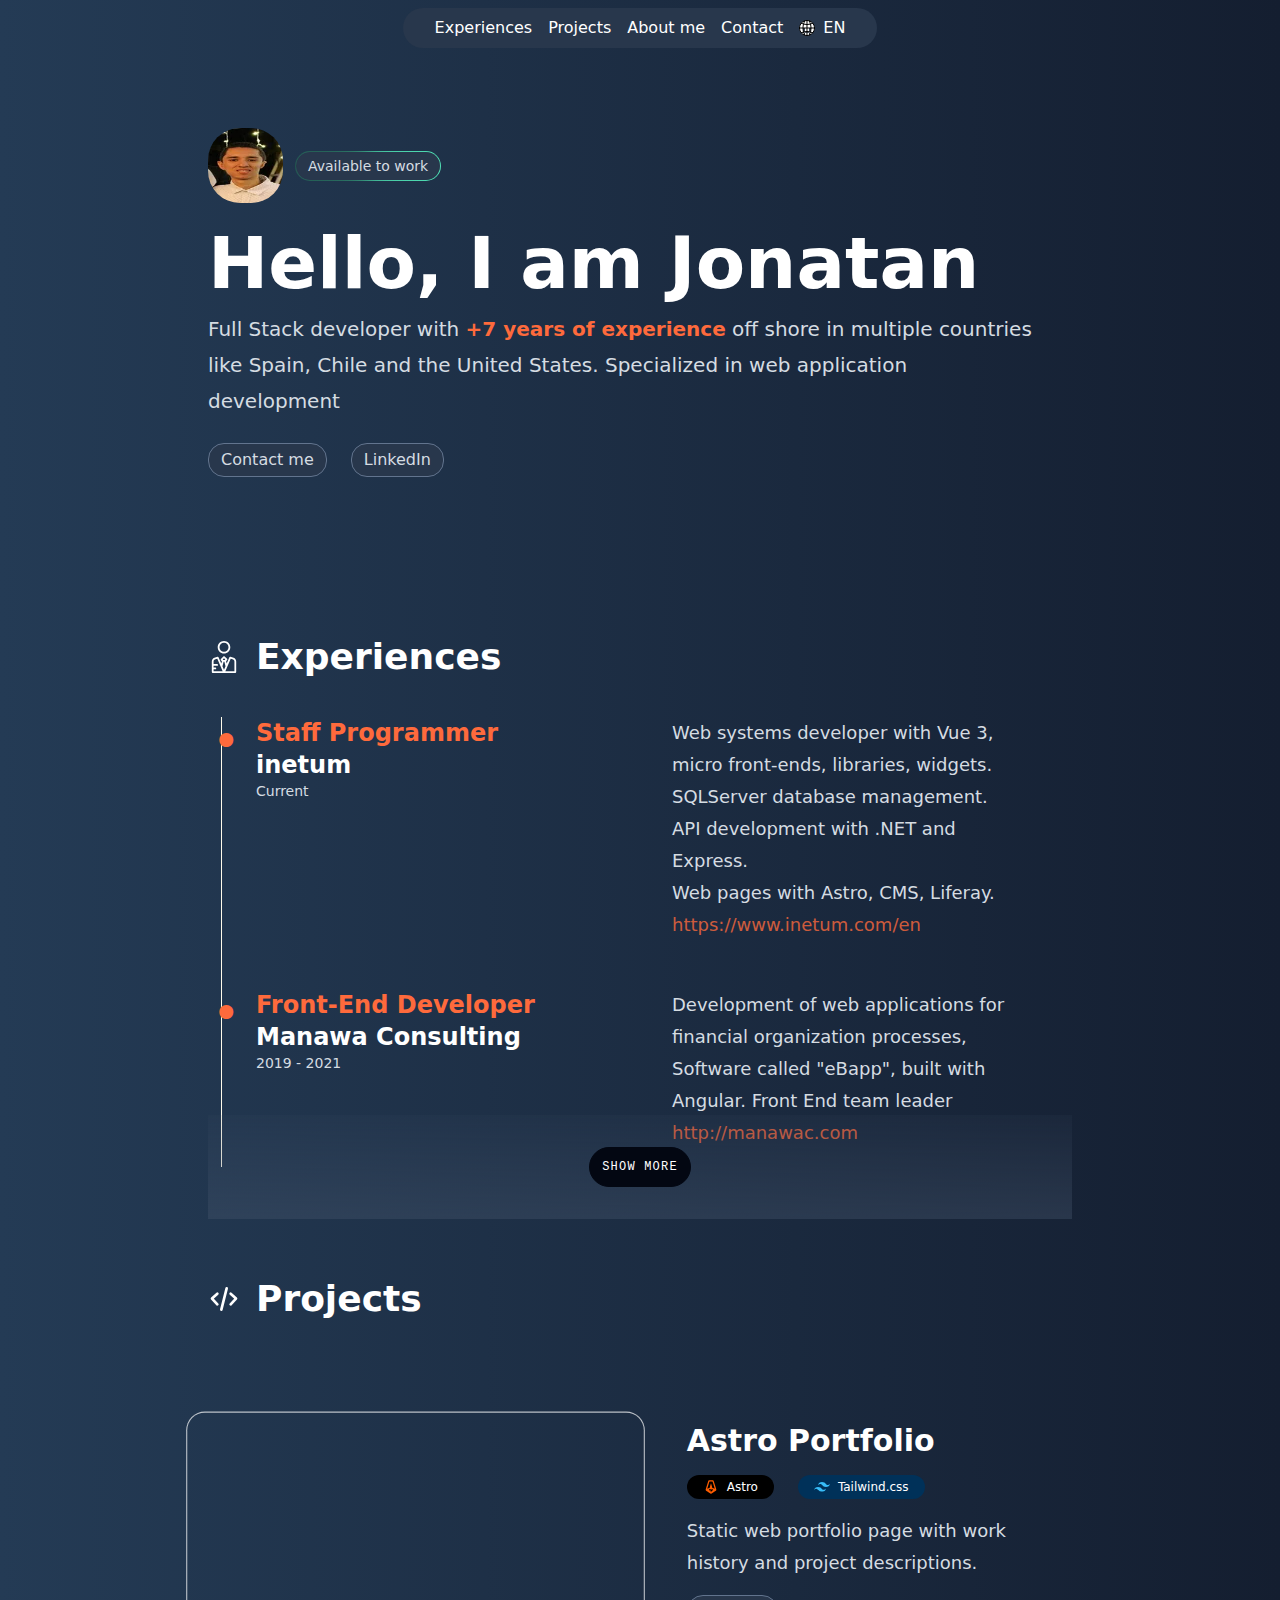
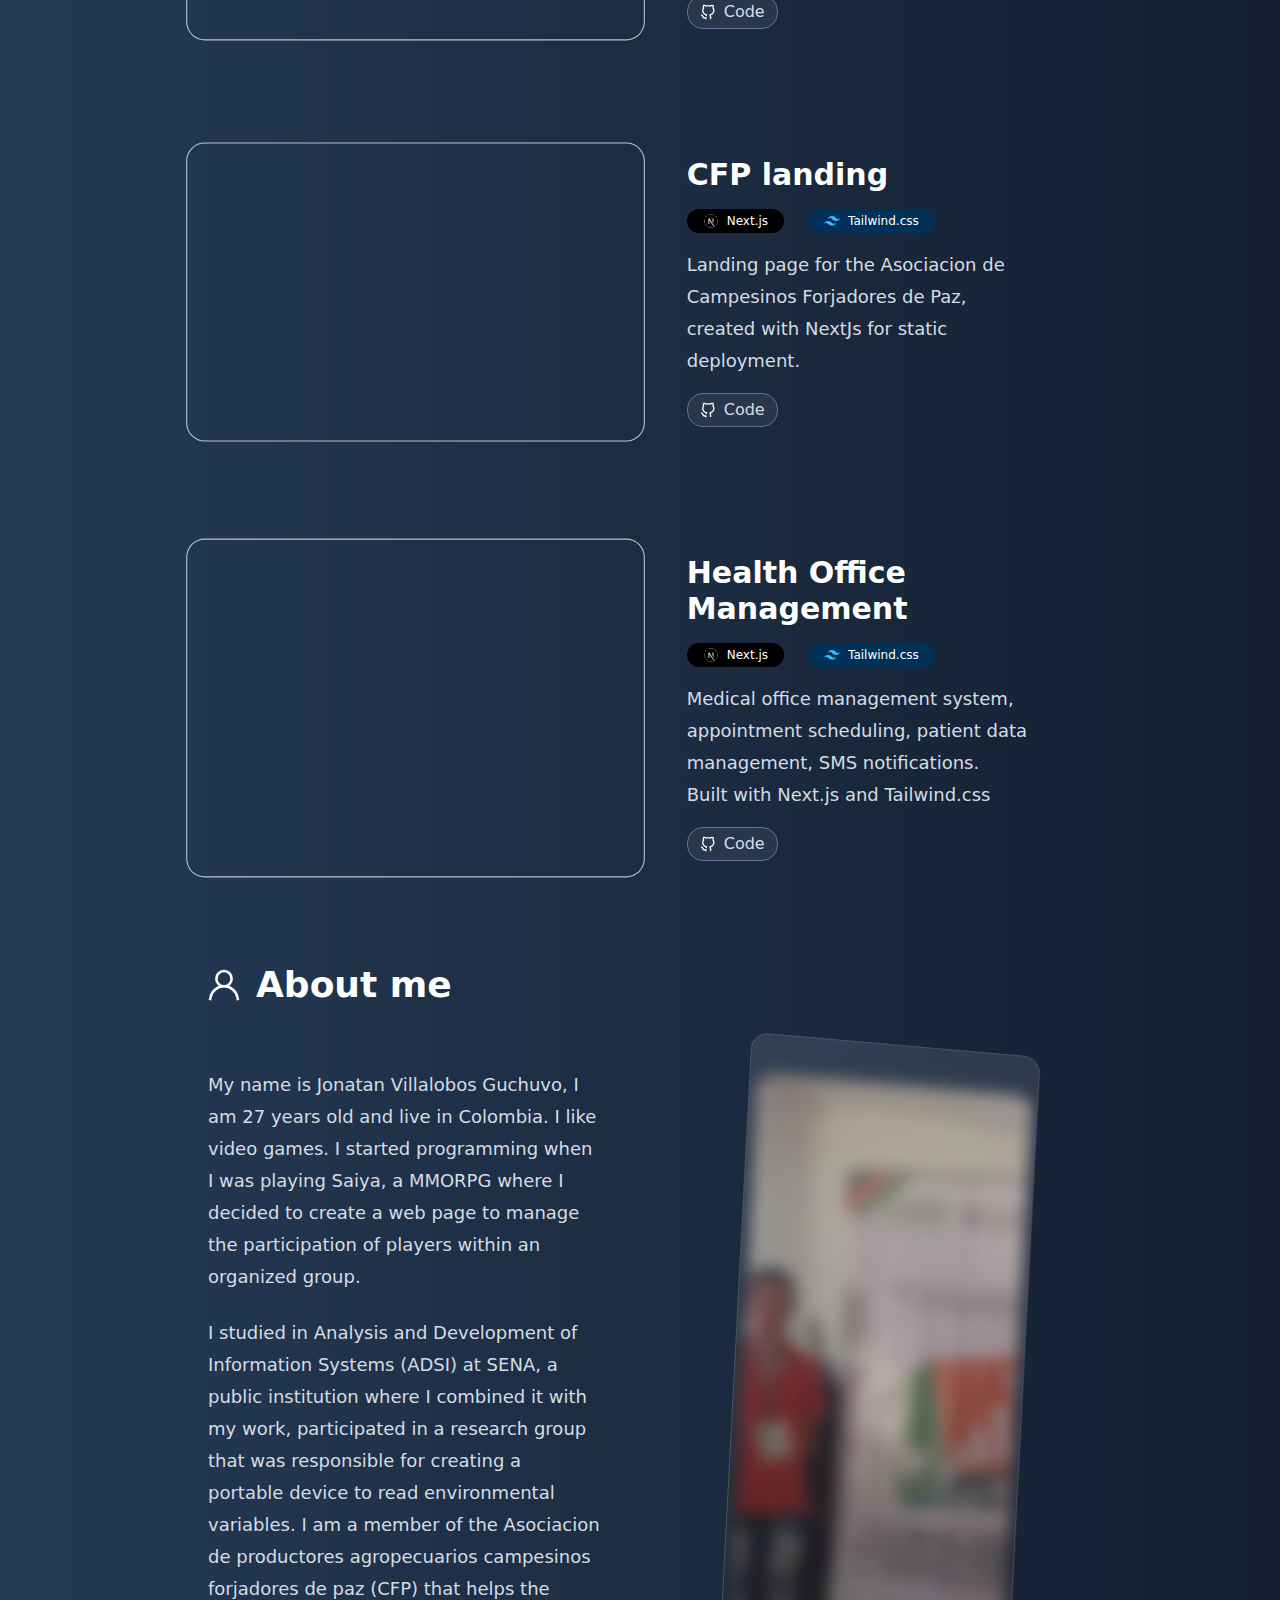
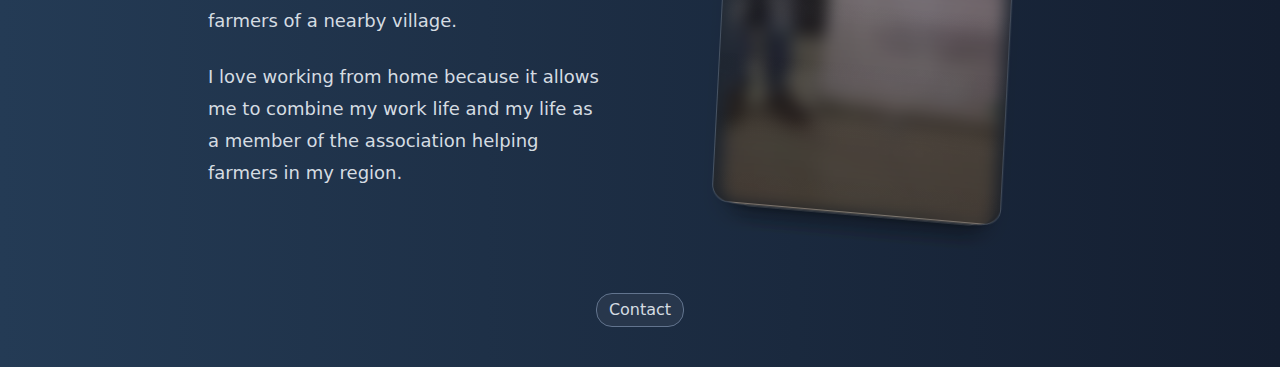
<file: en/index.html>
<!DOCTYPE html>
<html lang="en" data-astro-cid-sckkx6r4>

<head>
  <meta charset="UTF-8">
  <meta name="viewport" content="width=device-width">
  <link rel="icon" type="image/svg+xml" href="../favicon.svg">
  <meta name="generator" content="Astro v5.2.5">
  <title>Portafolio de Jonatan Villalobos</title>
  <link rel="stylesheet" href="../index.CGJrmpIu.css">
</head>

<body data-astro-cid-sckkx6r4>
  <header class="fixed top-0 z-10 flex justify-center w-full mt-2" data-astro-cid-hviy6i6g>
    <nav
      class="rounded-full px-8 py-2 bg-primary text-white flex flex-wrap justify-center items-center gap-4 font-medium"
      data-astro-cid-hviy6i6g> <a class="hover:text-secondary" href="#experiencia"
        data-astro-cid-hviy6i6g>Experiences</a> <a class="hover:text-secondary" href="#proyectos"
        data-astro-cid-hviy6i6g>Projects</a> <a class="hover:text-secondary" href="#sobre-mi"
        data-astro-cid-hviy6i6g>About me</a> <a class="hover:text-secondary"
        href="https://www.linkedin.com/in/jonatan-villalobos-guchuvo-dev/" data-astro-cid-hviy6i6g>Contact</a>
      <div class="relative" data-astro-cid-hviy6i6g>
        <div class="flex gap-2 justify-center items-center cursor-pointer" id="language-button" data-astro-cid-hviy6i6g>
          <svg width="64px" height="64px" viewBox="0 0 32 32" fill="none" class="cursor-pointer size-4 fill-white"
            xmlns="http://www.w3.org/2000/svg" data-astro-cid-hviy6i6g>
            <g id="SVGRepo_bgCarrier" stroke-width="0" data-astro-cid-hviy6i6g></g>
            <g id="SVGRepo_tracerCarrier" stroke-linecap="round" stroke-linejoin="round" data-astro-cid-hviy6i6g></g>
            <g id="SVGRepo_iconCarrier" data-astro-cid-hviy6i6g>
              <g clip-path="url(#clip0_901_1252)" data-astro-cid-hviy6i6g>
                <path
                  d="M31 16.001C31 24.285 24.284 31.001 16 31.001C7.716 31.001 1 24.285 1 16.001M31 16.001C31 7.717 24.284 1.001 16 1.001C7.716 1.001 1 7.717 1 16.001M31 16.001H1M11.834 1.5879C9.397 5.8329 8.004 10.7549 8.004 16.0009C8.004 21.2469 9.396 26.1689 11.834 30.4139M20.1699 30.4121C22.6079 26.1681 23.9999 21.2471 23.9999 16.0011C23.9999 10.7571 22.6069 5.8381 20.1719 1.5901M27.6543 25.4395C24.0883 23.8745 20.1473 23.0045 16.0043 23.0045C11.8573 23.0045 7.9143 23.8765 4.3453 25.4435M4.3486 6.5635C7.9146 8.1315 11.8576 9.0015 16.0036 9.0015C20.1486 9.0015 24.0896 8.1305 27.6586 6.5635M15.999 1V31"
                  stroke="#000000" stroke-width="2" stroke-linecap="round" stroke-linejoin="round"
                  data-astro-cid-hviy6i6g></path>
              </g>
              <defs data-astro-cid-hviy6i6g>
                <clipPath id="clip0_901_1252" data-astro-cid-hviy6i6g>
                  <rect width="32" height="32" fill="white" data-astro-cid-hviy6i6g></rect>
                </clipPath>
              </defs>
            </g>
          </svg> <button class="cursor-pointer uppercase" data-astro-cid-hviy6i6g>en</button> </div>
        <div class="absolute top-full right-0 bg-primary text-white rounded-sm mt-2.5 px-4 py-2 hidden flex-col gap-2"
          id="language-selector" data-astro-cid-hviy6i6g> <a class="hover:text-secondary" href="../index.html"
            data-astro-cid-hviy6i6g> Spanish </a><a class="hover:text-secondary" href="/" data-astro-cid-hviy6i6g>
            English </a> </div>
      </div>
    </nav>
  </header>
  <script
    type="module">const n = document.getElementById("language-button"), e = document.getElementById("language-selector"); n?.addEventListener("click", () => { e?.classList.toggle("open") }); window.addEventListener("click", t => { e?.contains(t.target) || n?.contains(t.target) || e?.classList.remove("open") });</script>
  <main class=" w-full mx-auto container lg:max-w-4xl md:max-w-2xl px-4">
    <section class="mt-32">
      <div class="w-full max-w-4xl flex flex-col gap-6 mb-40">
        <div class="flex gap-3 items-center"> <img src="../perfil.BRaJKttS_Z1vGMhl.webp" alt="Profile picture"
            width="75" height="75" loading="lazy" decoding="async" class="rounded-4xl aspect-square"> <a
            href="https://www.linkedin.com/in/jonatan-villalobos-guchuvo-dev/" target="_blank" rel="noopener"
            class="flex items-center transition md:justify-center md:hover:scale-105">
            <div class="flex items-center"> <span class="relative inline-flex overflow-hidden rounded-full p-[1px]">
                <span
                  class="absolute inset-[-1000%] animate-[spin_2s_linear_infinite] bg-[conic-gradient(from_90deg_at_50%_50%,#51E4B8_0%,#21554E_50%,#51E4B8_100%)]"></span>
                <div
                  class="inline-flex items-center justify-center w-full px-3 py-1 text-sm text-base bg-primary rounded-full cursor-pointer backdrop-blur-3xl whitespace-nowrap">
                  Available to work </div>
              </span> </div>
          </a> </div>
        <div class="flex flex-col gap-3">
          <h1 class="text-4xl lg:text-7xl text-white font-semibold">Hello, I am Jonatan</h1>
          <p class="text-base [&>strong]:font-semibold [&>strong]:text-secondary prose lg:prose-xl">Full Stack developer
            with <strong>+7 years of experience</strong> off shore in multiple countries like Spain, Chile and the
            United States. Specialized in web application development</p>
        </div>
        <div class="flex gap-6"> <a
            class="inline-flex items-center hover:cursor-pointer justify-center gap-2 py-1 w-fit px-3 border rounded-2xl border-slate-500 text-base bg-primary"
            target="_blank" href="mailto:tikand24@gmail.com"> Contact me </a> <a
            class="inline-flex items-center hover:cursor-pointer justify-center gap-2 py-1 w-fit px-3 border rounded-2xl border-slate-500 text-base bg-primary"
            target="_blank" href="https://www.linkedin.com/in/jonatan-villalobos-guchuvo-dev/"> LinkedIn </a> </div>
      </div>
    </section>
    <section class="w-full max-w-6xl" id="experiencia">
      <div class="pb-10 inline-flex items-center gap-4"> <svg height="64px" class="size-8 fill-white" width="64px"
          version="1.1" id="Layer_1" xmlns="http://www.w3.org/2000/svg" xmlns:xlink="http://www.w3.org/1999/xlink"
          viewBox="0 0 508 508" xml:space="preserve">
          <g id="SVGRepo_bgCarrier" stroke-width="0"></g>
          <g id="SVGRepo_tracerCarrier" stroke-linecap="round" stroke-linejoin="round"></g>
          <g id="SVGRepo_iconCarrier">
            <g>
              <g>
                <path
                  d="M406.95,266.9c-16.7-6-34.1-11.1-51.7-15.2c-6.6-1.5-13.4,1.9-16.1,8.2l-42.5,99l-9.7-38.7l16.5-16.6 c5.5-5.5,5.5-14.4,0-20l-39.4-39.2c-5.5-5.5-14.4-5.5-20,0l-39.5,39.5c-5.5,5.5-5.5,14.4,0,20l16.5,16.5l-9.9,38.1l-42.3-98.4 c-2.7-6.3-9.5-9.7-16.1-8.2c-17.6,4.1-35,9.2-51.6,15.2c-24.4,8.8-40.8,31.9-40.8,57.5v169.3c0,7.8,6.3,14.1,14.1,14.1h179.6h0.1 h179.4c7.8,0,14.1-6.3,14.1-14.1V324.5C447.75,298.9,431.35,275.8,406.95,266.9z M254.05,274.3l19.5,19.5l-8.1,8.1h-22.9l-8.1-8.1 L254.05,274.3z M88.65,479.7v-29.5h28.2c7.8,0,14.1-6.3,14.1-14.1c0-7.8-6.3-14.1-14.1-14.1h-28.2v-28.2h56.4 c7.8,0,14.1-6.3,14.1-14.1c0-7.8-6.3-14.1-14.1-14.1h-56.4v-41.1c0-13.7,8.9-26.2,22.1-31c12-4.3,24.4-8.1,37-11.4l84.9,197.6 H88.65z M254.05,458l-24.6-57.3l18.2-70.6h12.6l17.9,71.7L254.05,458z M419.45,479.7h-144l84.9-197.6c12.6,3.3,25,7.1,37,11.4 c13.2,4.8,22.1,17.2,22.1,31V479.7z">
                </path>
              </g>
            </g>
            <g>
              <g>
                <path
                  d="M254.05,0c-55.2,0-100,44.9-100,100c0,55.1,44.8,100,100,100s100-44.9,100-100C354.05,44.8,309.15,0,254.05,0z M254.05,171.7c-39.6,0-71.8-32.2-71.8-71.8s32.2-71.8,71.8-71.8c39.6,0,71.8,32.2,71.8,71.8S293.65,171.7,254.05,171.7z">
                </path>
              </g>
            </g>
          </g>
        </svg>
        <h3 class="text-4xl font-semibold text-white">Experiences</h3>
      </div>
      <div class="relative">
        <ol class="max-h-[50vh] relative overflow-hidden" id="listTimeLine">
          <li>
            <div
              class="relative pb-12 mx-12 before:absolute before:content-[''] before:h-full before:border-l before:border-amber-50 before:left-[-35px]">
              <div class="relative w-full grid grid-cols-1 lg:grid-cols-2 gap-8 lg:gap-16">
                <div class="sticky to-0"> <span class="text-secondary -left-11 absolute rounded-full text-5xl">
                    •
                  </span>
                  <h3 class="text-2xl font-semibold text-secondary"> Staff Programmer </h3>
                  <h4 class="text-2xl font-semibold text-white"> inetum </h4>
                  <h5 class="text-sm font-normal text-base"> Current </h5>
                </div>
                <div>
                  <p class="text-base prose-base lg:prose-lg  [&>a]:text-secondary/80">Web systems developer with Vue 3,
                    micro front-ends, libraries, widgets. <br />
                    SQLServer database management. <br />
                    API development with .NET and Express. <br />
                    Web pages with Astro, CMS, Liferay.<br />
                    <a href="https://www.inetum.com/en" target="_blank">https://www.inetum.com/en</a>
                  </p>
                </div>
              </div>
            </div>
          </li>
          <li>
            <div
              class="relative pb-12 mx-12 before:absolute before:content-[''] before:h-full before:border-l before:border-amber-50 before:left-[-35px]">
              <div class="relative w-full grid grid-cols-1 lg:grid-cols-2 gap-8 lg:gap-16">
                <div class="sticky to-0"> <span class="text-secondary -left-11 absolute rounded-full text-5xl">
                    •
                  </span>
                  <h3 class="text-2xl font-semibold text-secondary"> Front-End Developer </h3>
                  <h4 class="text-2xl font-semibold text-white"> Manawa Consulting </h4>
                  <h5 class="text-sm font-normal text-base"> 2019 - 2021 </h5>
                </div>
                <div>
                  <p class="text-base prose-base lg:prose-lg  [&>a]:text-secondary/80">Development of web applications
                    for
                    financial organization processes, Software called
                    "eBapp", built with Angular. Front End team leader<br />
                    <a href="http://manawac.com" target="_blank">http://manawac.com</a>
                  </p>
                </div>
              </div>
            </div>
          </li>
          <li>
            <div
              class="relative pb-12 mx-12 before:absolute before:content-[''] before:h-full before:border-l before:border-amber-50 before:left-[-35px]">
              <div class="relative w-full grid grid-cols-1 lg:grid-cols-2 gap-8 lg:gap-16">
                <div class="sticky to-0"> <span class="text-secondary -left-11 absolute rounded-full text-5xl">
                    •
                  </span>
                  <h3 class="text-2xl font-semibold text-secondary"> Software Developer </h3>
                  <h4 class="text-2xl font-semibold text-white"> Sistemas Inteligentes S.A.S </h4>
                  <h5 class="text-sm font-normal text-base"> 2018 - 2019 </h5>
                </div>
                <div>
                  <p class="text-base prose-base lg:prose-lg  [&>a]:text-secondary/80">Development of "Validator4505" in
                    SPA web page using VueJs framework and API construction
                    in PHP with Laravel framework. Hospital Integral System
                    developed in VueJs Framework and API construction in PHP
                    with Laravel Framework.</p>
                </div>
              </div>
            </div>
          </li>
          <li>
            <div
              class="relative pb-12 mx-12 before:absolute before:content-[''] before:h-full before:border-l before:border-amber-50 before:left-[-35px]">
              <div class="relative w-full grid grid-cols-1 lg:grid-cols-2 gap-8 lg:gap-16">
                <div class="sticky to-0"> <span class="text-secondary -left-11 absolute rounded-full text-5xl">
                    •
                  </span>
                  <h3 class="text-2xl font-semibold text-secondary"> Software Developer </h3>
                  <h4 class="text-2xl font-semibold text-white"> SIDI S.A.S </h4>
                  <h5 class="text-sm font-normal text-base"> 2016 - 2018 </h5>
                </div>
                <div>
                  <p class="text-base prose-base lg:prose-lg  [&>a]:text-secondary/80">Web application development for
                    "ProyectoAPS"
                    Creation of Android Mobile Application called "AppAPS".
                    Creation of "AppAPS" application core in the
                    Xamarin application with C# language
                    <a href="https://sidisascolombia.com/" target="_blank">https://sidisascolombia.com/</a>
                  </p>
                </div>
              </div>
            </div>
          </li>
          <li>
            <div
              class="relative pb-12 mx-12 before:absolute before:content-[''] before:h-full before:border-l before:border-amber-50 before:left-[-35px]">
              <div class="relative w-full grid grid-cols-1 lg:grid-cols-2 gap-8 lg:gap-16">
                <div class="sticky to-0"> <span class="text-secondary -left-11 absolute rounded-full text-5xl">
                    •
                  </span>
                  <h3 class="text-2xl font-semibold text-secondary"> Software Researcher and Developer </h3>
                  <h4 class="text-2xl font-semibold text-white"> Centro Agroecologico y Empresarial SENA - Fusagasuga
                  </h4>
                  <h5 class="text-sm font-normal text-base"> 2016 </h5>
                </div>
                <div>
                  <p class="text-base prose-base lg:prose-lg  [&>a]:text-secondary/80">Research seedbed member in
                    charge of programming and assembly of the
                    environmental variables measurement device "ATVA"
                    <a href="https://blogcentrofusagasuga.blogspot.com/" target="_blank">https://senacae.com/</a>
                  </p>
                </div>
              </div>
            </div>
          </li>
        </ol>
        <div
          class="z-10 flex justify-center bg-linear-to-t from-slate-600/40 to-slate-600/10 text-gray-950 hover:text-gray-950/70 absolute bottom-0 h-26 w-full translate-y-1/2 py-8">
          <button id="btnShowMore"
            class="rounded-full border border-gray-950 bg-gray-950 px-3 py-1 font-mono text-xs/7 font-medium tracking-widest text-white uppercase">
            Show more </button> </div>
      </div>
      <script>(function () {
          const translations = { "showMore": "Show more", "showLess": "Show less", "current": "Current", "timeline": [{ "position": "Staff Programmer", "company": "inetum", "description": "Web systems developer with Vue 3, micro front-ends, libraries, widgets. <br/> \n              SQLServer database management. <br/>\n              API development with .NET and Express. <br/>\n              Web pages with Astro, CMS, Liferay.<br/>\n              <a href=\"https://www.inetum.com/en\" target=\"_blank\">https://www.inetum.com/en</a>" }, { "position": "Front-End Developer", "company": "Manawa Consulting", "description": "Development of web applications for\nfinancial organization processes, Software called\n\"eBapp\", built with Angular. Front End team leader<br/>\n<a href=\"http://manawac.com\" target=\"_blank\">http://manawac.com</a>\n", "rangeDate": "2019 - 2021" }, { "position": "Software Developer", "company": "Sistemas Inteligentes S.A.S", "description": "Development of \"Validator4505\" in\nSPA web page using VueJs framework and API construction\nin PHP with Laravel framework. Hospital Integral System\ndeveloped in VueJs Framework and API construction in PHP\nwith Laravel Framework.", "rangeDate": "2018 - 2019" }, { "position": "Software Developer", "company": "SIDI S.A.S", "description": "Web application development for\n\"ProyectoAPS\"\nCreation of Android Mobile Application called \"AppAPS\".\nCreation of \"AppAPS\" application core in the\nXamarin application with C# language\n<a href=\"https://sidisascolombia.com/\" target=\"_blank\">https://sidisascolombia.com/</a>\n", "rangeDate": "2016 - 2018" }, { "position": "Software Researcher and Developer", "company": "Centro Agroecologico y Empresarial SENA - Fusagasuga", "description": "Research seedbed member in\ncharge of programming and assembly of the\nenvironmental variables measurement device \"ATVA\"\n<a href=\"https://blogcentrofusagasuga.blogspot.com/\" target=\"_blank\">https://senacae.com/</a>\n", "rangeDate": "2016" }] };

          const btn = document.getElementById('btnShowMore');
          const list = document.getElementById('listTimeLine');
          if (btn && list) {
            btn.addEventListener("click", () => {
              if (list.classList.contains('open')) {
                list.classList.remove('open');
                list.style.maxHeight = '50vh';
                btn.innerText = translations.showMore;
              } else {
                list.classList.add('open');
                list.style.maxHeight = 'fit-content';
                btn.innerText = translations.showLess;
              }
            })
          }
        })();</script>
    </section>
    <section class="mb-10 mt-28" id="proyectos">
      <div>
        <div class="pb-10 inline-flex items-center gap-4"> <svg width="64px" height="64px" viewBox="0 0 24 24"
            fill="none" class="size-8 stroke-white" xmlns="http://www.w3.org/2000/svg">
            <g id="SVGRepo_bgCarrier" stroke-width="0"></g>
            <g id="SVGRepo_tracerCarrier" stroke-linecap="round" stroke-linejoin="round"></g>
            <g id="SVGRepo_iconCarrier">
              <path d="M7 8L3 11.6923L7 16M17 8L21 11.6923L17 16M14 4L10 20" stroke-width="2" stroke-linecap="round"
                stroke-linejoin="round"></path>
            </g>
          </svg>
          <h3 class="text-4xl font-semibold text-white">Projects</h3>
        </div>
      </div>
      <div class="flex flex-col space-x-0 space-y-8 group md:flex-row md:space-x-8 md:space-y-0 py-16">
        <div class="w-full md:w-1/2"><img src="../portafolio.DHfA9YAK_Z1wp6BF.webp" alt="Astro Portfolio"
            width="1908" height="916" loading="lazy" decoding="async"
            class="object-cover object-top w-full h-56 transition duration-500 sm:h-full md:scale-110 md:group-hover:scale-105 ring-1 ring-white/70 rounded-2xl">
        </div>
        <div class="w-full md:w-1/2 px-8">
          <div class="flex flex-col gap-4">
            <h3 class="text-3xl text-white font-semibold">Astro Portfolio</h3>
            <div class="flex gap-6">
              <div class="bg-black flex gap-2 text-white justify-center items-center px-4 rounded-full py-1">
                <div>
                  <svg width="64px" height="64px" class="size-4" viewBox="0 0 32 32" xmlns="http://www.w3.org/2000/svg"
                    fill="#000000">
                    <>
                      <g id="SVGRepo_bgCarrier" stroke-width="0" />
                      <g id="SVGRepo_tracerCarrier" stroke-linecap="round" stroke-linejoin="round" />
                      <g id="SVGRepo_iconCarrier">
                        <>
                          <title>file_type_astro</title>
                          <path
                            d="M5.9,18.847a7.507,7.507,0,0,0-.572,2.624,3.265,3.265,0,0,0,.551,1.553,7.427,7.427,0,0,0,2.093,1.681L13.1,28.119A7.332,7.332,0,0,0,15.2,29.287a3.239,3.239,0,0,0,1.5,0,7.381,7.381,0,0,0,2.117-1.16L24,24.711a7.512,7.512,0,0,0,2.117-1.688,3.241,3.241,0,0,0,.55-1.563,7.515,7.515,0,0,0-.587-2.643L21.547,4.551a3.973,3.973,0,0,0-.54-1.3,1.733,1.733,0,0,0-.7-.51,3.972,3.972,0,0,0-1.4-.122H13.005a3.932,3.932,0,0,0-1.4.125,1.713,1.713,0,0,0-.7.512,3.94,3.94,0,0,0-.535,1.3L5.9,18.848Zm13.24-13.2a3.329,3.329,0,0,1,.441,1.093l3.892,12.784a16.168,16.168,0,0,0-4.653-1.573L16.291,9.391a.331.331,0,0,0-.513-.169.323.323,0,0,0-.119.169l-2.5,8.557a16.14,16.14,0,0,0-4.674,1.579L12.393,6.743a3.281,3.281,0,0,1,.442-1.094,1.458,1.458,0,0,1,.582-.43,3.31,3.31,0,0,1,1.175-.1h2.793a3.314,3.314,0,0,1,1.176.1,1.454,1.454,0,0,1,.583.432ZM16.127,21.06a5.551,5.551,0,0,0,3.4-.923,2.8,2.8,0,0,1-.207,2.182A3.938,3.938,0,0,1,17.773,23.8c-.674.428-1.254.8-1.254,1.787a2.079,2.079,0,0,0,.209.914,2.49,2.49,0,0,1-1.535-2.3v-.061c0-.683,0-1.524-.962-1.524a1.028,1.028,0,0,0-.391.077,1.021,1.021,0,0,0-.552.551,1.03,1.03,0,0,0-.079.391,3.769,3.769,0,0,1-.988-2.644,4.206,4.206,0,0,1,.175-1.248c.4.757,1.92,1.32,3.731,1.32Z"
                            style="fill:#ff5d01;fill-rule:evenodd" />
                        </>
                      </g>
                    </>
                  </svg>
                </div>
                <h6 class="text-xs">Astro</h6>
              </div>
              <div class="bg-[#003159] flex gap-2 text-white justify-center items-center px-4 rounded-full py-1">
                <div><svg slot="icon" class="size-4" xmlns="http://www.w3.org/2000/svg" fill="none" viewBox="0 0 54 33">
                    <g clip-path="url(#a)">
                      <path fill="#38bdf8" fill-rule="evenodd"
                        d="M27 0c-7.2 0-11.7 3.6-13.5 10.8 2.7-3.6 5.85-4.95 9.45-4.05 2.054.513 3.522 2.004 5.147 3.653C30.744 13.09 33.808 16.2 40.5 16.2c7.2 0 11.7-3.6 13.5-10.8-2.7 3.6-5.85 4.95-9.45 4.05-2.054-.513-3.522-2.004-5.147-3.653C36.756 3.11 33.692 0 27 0zM13.5 16.2C6.3 16.2 1.8 19.8 0 27c2.7-3.6 5.85-4.95 9.45-4.05 2.054.514 3.522 2.004 5.147 3.653C17.244 29.29 20.308 32.4 27 32.4c7.2 0 11.7-3.6 13.5-10.8-2.7 3.6-5.85 4.95-9.45 4.05-2.054-.513-3.522-2.004-5.147-3.653C23.256 19.31 20.192 16.2 13.5 16.2z"
                        clip-rule="evenodd"></path>
                    </g>
                    <defs>
                      <clipPath id="a">
                        <path fill="#fff" d="M0 0h54v32.4H0z"></path>
                      </clipPath>
                    </defs>
                  </svg></div>
                <h6 class="text-xs">Tailwind.css</h6>
              </div>
            </div>
          </div>
          <p class="text-base prose-base lg:prose-lg py-4">Static web portfolio page with work history and project
            descriptions.</p>
          <div><a
              class="inline-flex items-center hover:cursor-pointer justify-center gap-2 py-1 w-fit px-3 border rounded-2xl border-slate-500 text-base bg-primary"
              target="_blank" href="https://github.com/Tikand24">
              <div><svg slot="icon" width="64px" height="64px" viewBox="0 0 24 24" fill="none" class="size-4 fill-white"
                  xmlns="http://www.w3.org/2000/svg">
                  <>
                    <g id="SVGRepo_bgCarrier" stroke-width="0" />
                    <g id="SVGRepo_tracerCarrier" stroke-linecap="round" stroke-linejoin="round" />
                    <g id="SVGRepo_iconCarrier">
                      <path
                        d="M4.0744 2.9938C4.13263 1.96371 4.37869 1.51577 5.08432 1.15606C5.84357 0.768899 7.04106 0.949072 8.45014 1.66261C9.05706 1.97009 9.11886 1.97635 10.1825 1.83998C11.5963 1.65865 13.4164 1.65929 14.7213 1.84164C15.7081 1.97954 15.7729 1.97265 16.3813 1.66453C18.3814 0.651679 19.9605 0.71795 20.5323 1.8387C20.8177 2.39812 20.8707 3.84971 20.6494 5.04695C20.5267 5.71069 20.5397 5.79356 20.8353 6.22912C22.915 9.29385 21.4165 14.2616 17.8528 16.1155C17.5801 16.2574 17.3503 16.3452 17.163 16.4167C16.5879 16.6363 16.4133 16.703 16.6247 17.7138C16.7265 18.2 16.8491 19.4088 16.8973 20.4002C16.9844 22.1922 16.9831 22.2047 16.6688 22.5703C16.241 23.0676 15.6244 23.076 15.2066 22.5902C14.9341 22.2734 14.9075 22.1238 14.9075 20.9015C14.9075 19.0952 14.7095 17.8946 14.2417 16.8658C13.6854 15.6415 14.0978 15.185 15.37 14.9114C17.1383 14.531 18.5194 13.4397 19.2892 11.8146C20.0211 10.2698 20.1314 8.13501 18.8082 6.83668C18.4319 6.3895 18.4057 5.98446 18.6744 4.76309C18.7748 4.3066 18.859 3.71768 18.8615 3.45425C18.8653 3.03823 18.8274 2.97541 18.5719 2.97541C18.4102 2.97541 17.7924 3.21062 17.1992 3.49805L16.2524 3.95695C16.1663 3.99866 16.07 4.0147 15.975 4.0038C13.5675 3.72746 11.2799 3.72319 8.86062 4.00488C8.76526 4.01598 8.66853 3.99994 8.58215 3.95802L7.63585 3.49882C7.04259 3.21087 6.42482 2.97541 6.26317 2.97541C5.88941 2.97541 5.88379 3.25135 6.22447 4.89078C6.43258 5.89203 6.57262 6.11513 5.97101 6.91572C5.06925 8.11576 4.844 9.60592 5.32757 11.1716C5.93704 13.1446 7.4295 14.4775 9.52773 14.9222C10.7926 15.1903 11.1232 15.5401 10.6402 16.9905C10.26 18.1319 10.0196 18.4261 9.46707 18.4261C8.72365 18.4261 8.25796 17.7821 8.51424 17.1082C8.62712 16.8112 8.59354 16.7795 7.89711 16.5255C5.77117 15.7504 4.14514 14.0131 3.40172 11.7223C2.82711 9.95184 3.07994 7.64739 4.00175 6.25453C4.31561 5.78028 4.32047 5.74006 4.174 4.83217C4.09113 4.31822 4.04631 3.49103 4.0744 2.9938Z" />
                      <path
                        d="M3.33203 15.9454C3.02568 15.4859 2.40481 15.3617 1.94528 15.6681C1.48576 15.9744 1.36158 16.5953 1.66793 17.0548C1.8941 17.3941 2.16467 17.6728 2.39444 17.9025C2.4368 17.9449 2.47796 17.9858 2.51815 18.0257C2.71062 18.2169 2.88056 18.3857 3.05124 18.5861C3.42875 19.0292 3.80536 19.626 4.0194 20.6962C4.11474 21.1729 4.45739 21.4297 4.64725 21.5419C4.85315 21.6635 5.07812 21.7352 5.26325 21.7819C5.64196 21.8774 6.10169 21.927 6.53799 21.9559C7.01695 21.9877 7.53592 21.998 7.99999 22.0008C8.00033 22.5527 8.44791 23.0001 8.99998 23.0001C9.55227 23.0001 9.99998 22.5524 9.99998 22.0001V21.0001C9.99998 20.4478 9.55227 20.0001 8.99998 20.0001C8.90571 20.0001 8.80372 20.0004 8.69569 20.0008C8.10883 20.0026 7.34388 20.0049 6.67018 19.9603C6.34531 19.9388 6.07825 19.9083 5.88241 19.871C5.58083 18.6871 5.09362 17.8994 4.57373 17.2891C4.34391 17.0194 4.10593 16.7834 3.91236 16.5914C3.87612 16.5555 3.84144 16.5211 3.80865 16.4883C3.5853 16.265 3.4392 16.1062 3.33203 15.9454Z" />
                    </g>
                  </>
                </svg></div> Code
            </a></div>
        </div>
      </div>
      <div class="flex flex-col space-x-0 space-y-8 group md:flex-row md:space-x-8 md:space-y-0 py-16">
        <div class="w-full md:w-1/2"><img src="../cfplanding.Cj6jYY8e_Z2al73x.webp" alt="CFP landing" width="1918"
            height="943" loading="lazy" decoding="async"
            class="object-cover object-top w-full h-56 transition duration-500 sm:h-full md:scale-110 md:group-hover:scale-105 ring-1 ring-white/70 rounded-2xl">
        </div>
        <div class="w-full md:w-1/2 px-8">
          <div class="flex flex-col gap-4">
            <h3 class="text-3xl text-white font-semibold">CFP landing</h3>
            <div class="flex gap-6">
              <div class="bg-black flex gap-2 text-white justify-center items-center px-4 rounded-full py-1">
                <div>
                  <svg class="size-4" viewBox="-2.4 -2.4 28.80 28.80" fill="none" xmlns="http://www.w3.org/2000/svg">
                    <>
                      <g id="SVGRepo_bgCarrier" stroke-width="0"
                        transform="translate(2.040000000000001,2.040000000000001), scale(0.83)">
                        <rect x="-2.4" y="-2.4" width="28.80" height="28.80" rx="14.4" fill="#ffffff" strokewidth="0" />
                      </g>
                      <g id="SVGRepo_tracerCarrier" stroke-linecap="round" stroke-linejoin="round" />
                      <g id="SVGRepo_iconCarrier">
                        {' '}
                        <g clip-path="url(#clip0)">
                          {' '}
                          <path
                            d="M11.2141 0.00645944C11.1625 0.0111515 10.9982 0.0275738 10.8504 0.039304C7.44164 0.346635 4.24868 2.18593 2.22639 5.01291C1.10029 6.58476 0.380059 8.36775 0.107918 10.2563C0.0117302 10.9156 0 11.1103 0 12.0041C0 12.898 0.0117302 13.0927 0.107918 13.7519C0.760117 18.2587 3.96716 22.0452 8.31672 23.4481C9.0956 23.6991 9.91672 23.8704 10.8504 23.9736C11.2141 24.0135 12.7859 24.0135 13.1496 23.9736C14.7613 23.7953 16.1267 23.3965 17.4733 22.7091C17.6798 22.6035 17.7196 22.5754 17.6915 22.5519C17.6727 22.5378 16.793 21.3578 15.7372 19.9314L13.8182 17.339L11.4135 13.7801C10.0903 11.8235 9.00176 10.2235 8.99238 10.2235C8.98299 10.2211 8.97361 11.8024 8.96891 13.7331C8.96188 17.1138 8.95953 17.2499 8.9173 17.3296C8.85631 17.4446 8.80938 17.4915 8.71085 17.5431C8.63578 17.5807 8.57009 17.5877 8.21584 17.5877H7.80997L7.70205 17.5197C7.63167 17.4751 7.58006 17.4164 7.54487 17.3484L7.4956 17.2428L7.50029 12.539L7.50733 7.83285L7.58006 7.74136C7.6176 7.69209 7.69736 7.62875 7.75367 7.59825C7.84985 7.55133 7.88739 7.54664 8.29325 7.54664C8.77185 7.54664 8.85161 7.5654 8.97595 7.70147C9.01114 7.73901 10.3132 9.7003 11.871 12.0628C13.4287 14.4252 15.5589 17.651 16.6053 19.2346L18.5056 22.1132L18.6018 22.0499C19.4534 21.4962 20.3543 20.7079 21.0674 19.8868C22.5853 18.1437 23.5636 16.0182 23.8921 13.7519C23.9883 13.0927 24 12.898 24 12.0041C24 11.1103 23.9883 10.9156 23.8921 10.2563C23.2399 5.74957 20.0328 1.96306 15.6833 0.560125C14.9161 0.311445 14.0997 0.140184 13.1848 0.036958C12.9595 0.0134976 11.4088 -0.0123089 11.2141 0.00645944ZM16.1267 7.26511C16.2393 7.32142 16.3308 7.42933 16.3636 7.54194C16.3824 7.60294 16.3871 8.90734 16.3824 11.8469L16.3754 16.0651L15.6317 14.9249L14.8856 13.7848V10.7185C14.8856 8.73608 14.895 7.62171 14.9091 7.56775C14.9466 7.43637 15.0287 7.33315 15.1413 7.27215C15.2375 7.22288 15.2727 7.21819 15.6411 7.21819C15.9883 7.21819 16.0493 7.22288 16.1267 7.26511Z"
                            fill="#000000" />{' '}
                        </g>{' '}
                        <defs>
                          {' '}
                          <clipPath id="clip0">
                            {' '}
                            <rect width="24" height="24" fill="white" />{' '}
                          </clipPath>{' '}
                        </defs>{' '}
                      </g>
                    </>
                  </svg>
                </div>
                <h6 class="text-xs">Next.js</h6>
              </div>
              <div class="bg-[#003159] flex gap-2 text-white justify-center items-center px-4 rounded-full py-1">
                <div><svg slot="icon" class="size-4" xmlns="http://www.w3.org/2000/svg" fill="none" viewBox="0 0 54 33">
                    <g clip-path="url(#a)">
                      <path fill="#38bdf8" fill-rule="evenodd"
                        d="M27 0c-7.2 0-11.7 3.6-13.5 10.8 2.7-3.6 5.85-4.95 9.45-4.05 2.054.513 3.522 2.004 5.147 3.653C30.744 13.09 33.808 16.2 40.5 16.2c7.2 0 11.7-3.6 13.5-10.8-2.7 3.6-5.85 4.95-9.45 4.05-2.054-.513-3.522-2.004-5.147-3.653C36.756 3.11 33.692 0 27 0zM13.5 16.2C6.3 16.2 1.8 19.8 0 27c2.7-3.6 5.85-4.95 9.45-4.05 2.054.514 3.522 2.004 5.147 3.653C17.244 29.29 20.308 32.4 27 32.4c7.2 0 11.7-3.6 13.5-10.8-2.7 3.6-5.85 4.95-9.45 4.05-2.054-.513-3.522-2.004-5.147-3.653C23.256 19.31 20.192 16.2 13.5 16.2z"
                        clip-rule="evenodd"></path>
                    </g>
                    <defs>
                      <clipPath id="a">
                        <path fill="#fff" d="M0 0h54v32.4H0z"></path>
                      </clipPath>
                    </defs>
                  </svg></div>
                <h6 class="text-xs">Tailwind.css</h6>
              </div>
            </div>
          </div>
          <p class="text-base prose-base lg:prose-lg py-4">Landing page for the Asociacion de Campesinos Forjadores de
            Paz, created with NextJs for static deployment.</p>
          <div><a
              class="inline-flex items-center hover:cursor-pointer justify-center gap-2 py-1 w-fit px-3 border rounded-2xl border-slate-500 text-base bg-primary"
              target="_blank" href="https://github.com/Tikand24/cfplanding">
              <div><svg slot="icon" width="64px" height="64px" viewBox="0 0 24 24" fill="none" class="size-4 fill-white"
                  xmlns="http://www.w3.org/2000/svg">
                  <>
                    <g id="SVGRepo_bgCarrier" stroke-width="0" />
                    <g id="SVGRepo_tracerCarrier" stroke-linecap="round" stroke-linejoin="round" />
                    <g id="SVGRepo_iconCarrier">
                      <path
                        d="M4.0744 2.9938C4.13263 1.96371 4.37869 1.51577 5.08432 1.15606C5.84357 0.768899 7.04106 0.949072 8.45014 1.66261C9.05706 1.97009 9.11886 1.97635 10.1825 1.83998C11.5963 1.65865 13.4164 1.65929 14.7213 1.84164C15.7081 1.97954 15.7729 1.97265 16.3813 1.66453C18.3814 0.651679 19.9605 0.71795 20.5323 1.8387C20.8177 2.39812 20.8707 3.84971 20.6494 5.04695C20.5267 5.71069 20.5397 5.79356 20.8353 6.22912C22.915 9.29385 21.4165 14.2616 17.8528 16.1155C17.5801 16.2574 17.3503 16.3452 17.163 16.4167C16.5879 16.6363 16.4133 16.703 16.6247 17.7138C16.7265 18.2 16.8491 19.4088 16.8973 20.4002C16.9844 22.1922 16.9831 22.2047 16.6688 22.5703C16.241 23.0676 15.6244 23.076 15.2066 22.5902C14.9341 22.2734 14.9075 22.1238 14.9075 20.9015C14.9075 19.0952 14.7095 17.8946 14.2417 16.8658C13.6854 15.6415 14.0978 15.185 15.37 14.9114C17.1383 14.531 18.5194 13.4397 19.2892 11.8146C20.0211 10.2698 20.1314 8.13501 18.8082 6.83668C18.4319 6.3895 18.4057 5.98446 18.6744 4.76309C18.7748 4.3066 18.859 3.71768 18.8615 3.45425C18.8653 3.03823 18.8274 2.97541 18.5719 2.97541C18.4102 2.97541 17.7924 3.21062 17.1992 3.49805L16.2524 3.95695C16.1663 3.99866 16.07 4.0147 15.975 4.0038C13.5675 3.72746 11.2799 3.72319 8.86062 4.00488C8.76526 4.01598 8.66853 3.99994 8.58215 3.95802L7.63585 3.49882C7.04259 3.21087 6.42482 2.97541 6.26317 2.97541C5.88941 2.97541 5.88379 3.25135 6.22447 4.89078C6.43258 5.89203 6.57262 6.11513 5.97101 6.91572C5.06925 8.11576 4.844 9.60592 5.32757 11.1716C5.93704 13.1446 7.4295 14.4775 9.52773 14.9222C10.7926 15.1903 11.1232 15.5401 10.6402 16.9905C10.26 18.1319 10.0196 18.4261 9.46707 18.4261C8.72365 18.4261 8.25796 17.7821 8.51424 17.1082C8.62712 16.8112 8.59354 16.7795 7.89711 16.5255C5.77117 15.7504 4.14514 14.0131 3.40172 11.7223C2.82711 9.95184 3.07994 7.64739 4.00175 6.25453C4.31561 5.78028 4.32047 5.74006 4.174 4.83217C4.09113 4.31822 4.04631 3.49103 4.0744 2.9938Z" />
                      <path
                        d="M3.33203 15.9454C3.02568 15.4859 2.40481 15.3617 1.94528 15.6681C1.48576 15.9744 1.36158 16.5953 1.66793 17.0548C1.8941 17.3941 2.16467 17.6728 2.39444 17.9025C2.4368 17.9449 2.47796 17.9858 2.51815 18.0257C2.71062 18.2169 2.88056 18.3857 3.05124 18.5861C3.42875 19.0292 3.80536 19.626 4.0194 20.6962C4.11474 21.1729 4.45739 21.4297 4.64725 21.5419C4.85315 21.6635 5.07812 21.7352 5.26325 21.7819C5.64196 21.8774 6.10169 21.927 6.53799 21.9559C7.01695 21.9877 7.53592 21.998 7.99999 22.0008C8.00033 22.5527 8.44791 23.0001 8.99998 23.0001C9.55227 23.0001 9.99998 22.5524 9.99998 22.0001V21.0001C9.99998 20.4478 9.55227 20.0001 8.99998 20.0001C8.90571 20.0001 8.80372 20.0004 8.69569 20.0008C8.10883 20.0026 7.34388 20.0049 6.67018 19.9603C6.34531 19.9388 6.07825 19.9083 5.88241 19.871C5.58083 18.6871 5.09362 17.8994 4.57373 17.2891C4.34391 17.0194 4.10593 16.7834 3.91236 16.5914C3.87612 16.5555 3.84144 16.5211 3.80865 16.4883C3.5853 16.265 3.4392 16.1062 3.33203 15.9454Z" />
                    </g>
                  </>
                </svg></div> Code
            </a></div>
        </div>
      </div>
      <div class="flex flex-col space-x-0 space-y-8 group md:flex-row md:space-x-8 md:space-y-0 py-16">
        <div class="w-full md:w-1/2"><img src="../health.BV5cPfdS_Zym4nA.webp" alt="Health Office Management"
            width="1915" height="942" loading="lazy" decoding="async"
            class="object-cover object-top w-full h-56 transition duration-500 sm:h-full md:scale-110 md:group-hover:scale-105 ring-1 ring-white/70 rounded-2xl">
        </div>
        <div class="w-full md:w-1/2 px-8">
          <div class="flex flex-col gap-4">
            <h3 class="text-3xl text-white font-semibold">Health Office Management</h3>
            <div class="flex gap-6">
              <div class="bg-black flex gap-2 text-white justify-center items-center px-4 rounded-full py-1">
                <div>
                  <svg class="size-4" viewBox="-2.4 -2.4 28.80 28.80" fill="none" xmlns="http://www.w3.org/2000/svg">
                    <>
                      <g id="SVGRepo_bgCarrier" stroke-width="0"
                        transform="translate(2.040000000000001,2.040000000000001), scale(0.83)">
                        <rect x="-2.4" y="-2.4" width="28.80" height="28.80" rx="14.4" fill="#ffffff" strokewidth="0" />
                      </g>
                      <g id="SVGRepo_tracerCarrier" stroke-linecap="round" stroke-linejoin="round" />
                      <g id="SVGRepo_iconCarrier">
                        {' '}
                        <g clip-path="url(#clip0)">
                          {' '}
                          <path
                            d="M11.2141 0.00645944C11.1625 0.0111515 10.9982 0.0275738 10.8504 0.039304C7.44164 0.346635 4.24868 2.18593 2.22639 5.01291C1.10029 6.58476 0.380059 8.36775 0.107918 10.2563C0.0117302 10.9156 0 11.1103 0 12.0041C0 12.898 0.0117302 13.0927 0.107918 13.7519C0.760117 18.2587 3.96716 22.0452 8.31672 23.4481C9.0956 23.6991 9.91672 23.8704 10.8504 23.9736C11.2141 24.0135 12.7859 24.0135 13.1496 23.9736C14.7613 23.7953 16.1267 23.3965 17.4733 22.7091C17.6798 22.6035 17.7196 22.5754 17.6915 22.5519C17.6727 22.5378 16.793 21.3578 15.7372 19.9314L13.8182 17.339L11.4135 13.7801C10.0903 11.8235 9.00176 10.2235 8.99238 10.2235C8.98299 10.2211 8.97361 11.8024 8.96891 13.7331C8.96188 17.1138 8.95953 17.2499 8.9173 17.3296C8.85631 17.4446 8.80938 17.4915 8.71085 17.5431C8.63578 17.5807 8.57009 17.5877 8.21584 17.5877H7.80997L7.70205 17.5197C7.63167 17.4751 7.58006 17.4164 7.54487 17.3484L7.4956 17.2428L7.50029 12.539L7.50733 7.83285L7.58006 7.74136C7.6176 7.69209 7.69736 7.62875 7.75367 7.59825C7.84985 7.55133 7.88739 7.54664 8.29325 7.54664C8.77185 7.54664 8.85161 7.5654 8.97595 7.70147C9.01114 7.73901 10.3132 9.7003 11.871 12.0628C13.4287 14.4252 15.5589 17.651 16.6053 19.2346L18.5056 22.1132L18.6018 22.0499C19.4534 21.4962 20.3543 20.7079 21.0674 19.8868C22.5853 18.1437 23.5636 16.0182 23.8921 13.7519C23.9883 13.0927 24 12.898 24 12.0041C24 11.1103 23.9883 10.9156 23.8921 10.2563C23.2399 5.74957 20.0328 1.96306 15.6833 0.560125C14.9161 0.311445 14.0997 0.140184 13.1848 0.036958C12.9595 0.0134976 11.4088 -0.0123089 11.2141 0.00645944ZM16.1267 7.26511C16.2393 7.32142 16.3308 7.42933 16.3636 7.54194C16.3824 7.60294 16.3871 8.90734 16.3824 11.8469L16.3754 16.0651L15.6317 14.9249L14.8856 13.7848V10.7185C14.8856 8.73608 14.895 7.62171 14.9091 7.56775C14.9466 7.43637 15.0287 7.33315 15.1413 7.27215C15.2375 7.22288 15.2727 7.21819 15.6411 7.21819C15.9883 7.21819 16.0493 7.22288 16.1267 7.26511Z"
                            fill="#000000" />{' '}
                        </g>{' '}
                        <defs>
                          {' '}
                          <clipPath id="clip0">
                            {' '}
                            <rect width="24" height="24" fill="white" />{' '}
                          </clipPath>{' '}
                        </defs>{' '}
                      </g>
                    </>
                  </svg>
                </div>
                <h6 class="text-xs">Next.js</h6>
              </div>
              <div class="bg-[#003159] flex gap-2 text-white justify-center items-center px-4 rounded-full py-1">
                <div><svg slot="icon" class="size-4" xmlns="http://www.w3.org/2000/svg" fill="none" viewBox="0 0 54 33">
                    <g clip-path="url(#a)">
                      <path fill="#38bdf8" fill-rule="evenodd"
                        d="M27 0c-7.2 0-11.7 3.6-13.5 10.8 2.7-3.6 5.85-4.95 9.45-4.05 2.054.513 3.522 2.004 5.147 3.653C30.744 13.09 33.808 16.2 40.5 16.2c7.2 0 11.7-3.6 13.5-10.8-2.7 3.6-5.85 4.95-9.45 4.05-2.054-.513-3.522-2.004-5.147-3.653C36.756 3.11 33.692 0 27 0zM13.5 16.2C6.3 16.2 1.8 19.8 0 27c2.7-3.6 5.85-4.95 9.45-4.05 2.054.514 3.522 2.004 5.147 3.653C17.244 29.29 20.308 32.4 27 32.4c7.2 0 11.7-3.6 13.5-10.8-2.7 3.6-5.85 4.95-9.45 4.05-2.054-.513-3.522-2.004-5.147-3.653C23.256 19.31 20.192 16.2 13.5 16.2z"
                        clip-rule="evenodd"></path>
                    </g>
                    <defs>
                      <clipPath id="a">
                        <path fill="#fff" d="M0 0h54v32.4H0z"></path>
                      </clipPath>
                    </defs>
                  </svg></div>
                <h6 class="text-xs">Tailwind.css</h6>
              </div>
            </div>
          </div>
          <p class="text-base prose-base lg:prose-lg py-4">Medical office management system, appointment scheduling,
            patient data management,
            SMS notifications. <br /> Built with Next.js and Tailwind.css</p>
          <div><a
              class="inline-flex items-center hover:cursor-pointer justify-center gap-2 py-1 w-fit px-3 border rounded-2xl border-slate-500 text-base bg-primary"
              target="_blank" href="https://github.com/Tikand24/health-office-management">
              <div><svg slot="icon" width="64px" height="64px" viewBox="0 0 24 24" fill="none" class="size-4 fill-white"
                  xmlns="http://www.w3.org/2000/svg">
                  <>
                    <g id="SVGRepo_bgCarrier" stroke-width="0" />
                    <g id="SVGRepo_tracerCarrier" stroke-linecap="round" stroke-linejoin="round" />
                    <g id="SVGRepo_iconCarrier">
                      <path
                        d="M4.0744 2.9938C4.13263 1.96371 4.37869 1.51577 5.08432 1.15606C5.84357 0.768899 7.04106 0.949072 8.45014 1.66261C9.05706 1.97009 9.11886 1.97635 10.1825 1.83998C11.5963 1.65865 13.4164 1.65929 14.7213 1.84164C15.7081 1.97954 15.7729 1.97265 16.3813 1.66453C18.3814 0.651679 19.9605 0.71795 20.5323 1.8387C20.8177 2.39812 20.8707 3.84971 20.6494 5.04695C20.5267 5.71069 20.5397 5.79356 20.8353 6.22912C22.915 9.29385 21.4165 14.2616 17.8528 16.1155C17.5801 16.2574 17.3503 16.3452 17.163 16.4167C16.5879 16.6363 16.4133 16.703 16.6247 17.7138C16.7265 18.2 16.8491 19.4088 16.8973 20.4002C16.9844 22.1922 16.9831 22.2047 16.6688 22.5703C16.241 23.0676 15.6244 23.076 15.2066 22.5902C14.9341 22.2734 14.9075 22.1238 14.9075 20.9015C14.9075 19.0952 14.7095 17.8946 14.2417 16.8658C13.6854 15.6415 14.0978 15.185 15.37 14.9114C17.1383 14.531 18.5194 13.4397 19.2892 11.8146C20.0211 10.2698 20.1314 8.13501 18.8082 6.83668C18.4319 6.3895 18.4057 5.98446 18.6744 4.76309C18.7748 4.3066 18.859 3.71768 18.8615 3.45425C18.8653 3.03823 18.8274 2.97541 18.5719 2.97541C18.4102 2.97541 17.7924 3.21062 17.1992 3.49805L16.2524 3.95695C16.1663 3.99866 16.07 4.0147 15.975 4.0038C13.5675 3.72746 11.2799 3.72319 8.86062 4.00488C8.76526 4.01598 8.66853 3.99994 8.58215 3.95802L7.63585 3.49882C7.04259 3.21087 6.42482 2.97541 6.26317 2.97541C5.88941 2.97541 5.88379 3.25135 6.22447 4.89078C6.43258 5.89203 6.57262 6.11513 5.97101 6.91572C5.06925 8.11576 4.844 9.60592 5.32757 11.1716C5.93704 13.1446 7.4295 14.4775 9.52773 14.9222C10.7926 15.1903 11.1232 15.5401 10.6402 16.9905C10.26 18.1319 10.0196 18.4261 9.46707 18.4261C8.72365 18.4261 8.25796 17.7821 8.51424 17.1082C8.62712 16.8112 8.59354 16.7795 7.89711 16.5255C5.77117 15.7504 4.14514 14.0131 3.40172 11.7223C2.82711 9.95184 3.07994 7.64739 4.00175 6.25453C4.31561 5.78028 4.32047 5.74006 4.174 4.83217C4.09113 4.31822 4.04631 3.49103 4.0744 2.9938Z" />
                      <path
                        d="M3.33203 15.9454C3.02568 15.4859 2.40481 15.3617 1.94528 15.6681C1.48576 15.9744 1.36158 16.5953 1.66793 17.0548C1.8941 17.3941 2.16467 17.6728 2.39444 17.9025C2.4368 17.9449 2.47796 17.9858 2.51815 18.0257C2.71062 18.2169 2.88056 18.3857 3.05124 18.5861C3.42875 19.0292 3.80536 19.626 4.0194 20.6962C4.11474 21.1729 4.45739 21.4297 4.64725 21.5419C4.85315 21.6635 5.07812 21.7352 5.26325 21.7819C5.64196 21.8774 6.10169 21.927 6.53799 21.9559C7.01695 21.9877 7.53592 21.998 7.99999 22.0008C8.00033 22.5527 8.44791 23.0001 8.99998 23.0001C9.55227 23.0001 9.99998 22.5524 9.99998 22.0001V21.0001C9.99998 20.4478 9.55227 20.0001 8.99998 20.0001C8.90571 20.0001 8.80372 20.0004 8.69569 20.0008C8.10883 20.0026 7.34388 20.0049 6.67018 19.9603C6.34531 19.9388 6.07825 19.9083 5.88241 19.871C5.58083 18.6871 5.09362 17.8994 4.57373 17.2891C4.34391 17.0194 4.10593 16.7834 3.91236 16.5914C3.87612 16.5555 3.84144 16.5211 3.80865 16.4883C3.5853 16.265 3.4392 16.1062 3.33203 15.9454Z" />
                    </g>
                  </>
                </svg></div> Code
            </a></div>
        </div>
      </div>
    </section>
    <section class="my-10" id="sobre-mi">
      <div class="pb-10 inline-flex items-center gap-4"> <svg width="64px" height="64px" viewBox="0 0 24 24"
          class="size-8 stroke-white" id="Layer_1" data-name="Layer 1" xmlns="http://www.w3.org/2000/svg"
          fill="#000000">
          <g id="SVGRepo_bgCarrier" stroke-width="0"></g>
          <g id="SVGRepo_tracerCarrier" stroke-linecap="round" stroke-linejoin="round"></g>
          <g id="SVGRepo_iconCarrier">
            <defs>
              <style>
                .cls-1 {
                  fill: none;
                  stroke-miterlimit: 10;
                  stroke-width: 1.91px;
                }
              </style>
            </defs>
            <circle class="cls-1" cx="12" cy="7.25" r="5.73"></circle>
            <path class="cls-1" d="M1.5,23.48l.37-2.05A10.3,10.3,0,0,1,12,13h0a10.3,10.3,0,0,1,10.13,8.45l.37,2.05">
            </path>
          </g>
        </svg>
        <h3 class="text-4xl font-semibold text-white">About me</h3>
      </div>
      <div class="w-full flex flex-col-reverse lg:flex-row gap-20">
        <div class="w-full lg:w-1/2">
          <article class="text-base prose-base lg:prose-lg">
            <p>
              My name is Jonatan Villalobos Guchuvo, I am 27 years old and live in Colombia. I like video games. I
              started programming when I was playing Saiya, a MMORPG where I decided to create a web page to manage the
              participation of players within an organized group.
            </p>
            <p>
              I studied in Analysis and Development of Information Systems (ADSI) at SENA, a public institution where I
              combined it with my work,
              participated in a research group that was responsible for creating a
              portable device to read environmental variables. I am a member of the
              Asociacion de productores agropecuarios campesinos forjadores de
              paz (CFP) that helps the farmers of a nearby village.
            </p>
            <p>
              I love working from home because it allows me to combine my work life
              and my life as a member of the association helping farmers in my region.
            </p>
          </article>
        </div>
        <div class="w-full lg:w-1/2 flex justify-center items-center">
          <div class="relative h-[400px] lg:h-full w-72 max-w-2xl mx-auto" data-astro-cid-jekpdxoh>
            <div id="card-stack" class="absolute inset-0 flex items-center justify-center" data-astro-cid-jekpdxoh>
              <div id="card-0" class="absolute w-full h-full transition-all duration-500 ease-in-out"
                style="transform: translateY(0px) scale(1); z-index: 4;" data-astro-cid-jekpdxoh>
                <div
                  class="relative w-full h-full bg-white/10 backdrop-blur-sm rounded-2xl overflow-hidden aspect-square rotate-3 shadow-xl ring-1 ring-white/20 skew-y-2"
                  data-astro-cid-jekpdxoh>
                  <div class="absolute inset-0 bg-gradient-to-b from-transparent to-black/50" data-astro-cid-jekpdxoh>
                  </div>
                  <div class="absolute bottom-0 left-0 right-0 text-white h-full" data-astro-cid-jekpdxoh> <img
                      src="../carat1.pc9e4LLD_2oEEiz.webp" alt="picture of Jonatan Villalobos 1"
                      data-astro-cid-jekpdxoh="true" width="3456" height="4608" loading="lazy" decoding="async"
                      class=" object-cover w-full h-full rounded-2xl"> </div>
                </div>
              </div>
              <div id="card-1" class="absolute w-full h-full transition-all duration-500 ease-in-out"
                style="transform: translateY(20px) scale(0.95); z-index: 3;" data-astro-cid-jekpdxoh>
                <div
                  class="relative w-full h-full bg-white/10 backdrop-blur-sm rounded-2xl overflow-hidden aspect-square rotate-3 shadow-xl ring-1 ring-white/20 skew-y-2"
                  data-astro-cid-jekpdxoh>
                  <div class="absolute inset-0 bg-gradient-to-b from-transparent to-black/50" data-astro-cid-jekpdxoh>
                  </div>
                  <div class="absolute bottom-0 left-0 right-0 text-white h-full" data-astro-cid-jekpdxoh> <img
                      src="../carat2.BlHAeYCm_1vYhWD.webp" alt="picture of Jonatan Villalobos 2"
                      data-astro-cid-jekpdxoh="true" width="296" height="600" loading="lazy" decoding="async"
                      class=" object-cover w-full h-full rounded-2xl"> </div>
                </div>
              </div>
              <div id="card-2" class="absolute w-full h-full transition-all duration-500 ease-in-out"
                style="transform: translateY(40px) scale(0.9); z-index: 2;" data-astro-cid-jekpdxoh>
                <div
                  class="relative w-full h-full bg-white/10 backdrop-blur-sm rounded-2xl overflow-hidden aspect-square rotate-3 shadow-xl ring-1 ring-white/20 skew-y-2"
                  data-astro-cid-jekpdxoh>
                  <div class="absolute inset-0 bg-gradient-to-b from-transparent to-black/50" data-astro-cid-jekpdxoh>
                  </div>
                  <div class="absolute bottom-0 left-0 right-0 text-white h-full" data-astro-cid-jekpdxoh> <img
                      src="../carat.CQuSy0FO_Z22kgb2.webp" alt="picture of Jonatan Villalobos 3"
                      data-astro-cid-jekpdxoh="true" width="960" height="960" loading="lazy" decoding="async"
                      class=" object-cover w-full h-full rounded-2xl"> </div>
                </div>
              </div>
              <div id="card-3" class="absolute w-full h-full transition-all duration-500 ease-in-out"
                style="transform: translateY(60px) scale(0.85); z-index: 1;" data-astro-cid-jekpdxoh>
                <div
                  class="relative w-full h-full bg-white/10 backdrop-blur-sm rounded-2xl overflow-hidden aspect-square rotate-3 shadow-xl ring-1 ring-white/20 skew-y-2"
                  data-astro-cid-jekpdxoh>
                  <div class="absolute inset-0 bg-gradient-to-b from-transparent to-black/50" data-astro-cid-jekpdxoh>
                  </div>
                  <div class="absolute bottom-0 left-0 right-0 text-white h-full" data-astro-cid-jekpdxoh> <img
                      src="../carat3.B9AWf4gP_2sLYqD.webp" alt="picture of Jonatan Villalobos 4"
                      data-astro-cid-jekpdxoh="true" width="540" height="960" loading="lazy" decoding="async"
                      class=" object-cover w-full h-full rounded-2xl"> </div>
                </div>
              </div>
            </div>
          </div>
          <script
            type="module">let o = 0; const e = 4, c = Array.from({ length: e }, (t, n) => document.getElementById(`card-${n}`)); let s; function l() { c.forEach((t, n) => { if (!t) return; const r = (n - o + e) % e; t.style.transform = `translateY(${r * 20}px) scale(${1 - r * .05})`, t.style.zIndex = `${4 - r}` }) } function d() { o = (o + 1) % e, l() } s = window.setInterval(d, 5e3); const a = document.getElementById("card-stack"); a && (a.addEventListener("mouseenter", () => { window.clearInterval(s) }), a.addEventListener("mouseleave", () => { s = window.setInterval(d, 5e3) }));</script>
        </div>
      </div>
    </section>
    <footer>
      <div class="flex justify-center py-10"> <a
          class="inline-flex items-center hover:cursor-pointer justify-center gap-2 py-1 w-fit px-3 border rounded-2xl border-slate-500 text-base bg-primary"
          target="_blank" href="https://www.linkedin.com/in/jonatan-villalobos-guchuvo-dev/"> Contact </a></div>
    </footer>
  </main>
</body>

</html>
</file>
<file: index.CGJrmpIu.css>
.card-stack[data-astro-cid-jekpdxoh]{perspective:1000px}#language-selector[data-astro-cid-hviy6i6g].open{display:flex;animation:scale-up-center .15s cubic-bezier(.25,.46,.45,.94) both}@keyframes scale-up-center{0%{transform:scale(.8);opacity:0}to{transform:scale(1);opacity:1}}/*! tailwindcss v4.0.4 | MIT License | https://tailwindcss.com */@layer theme{:root,:host{--font-sans:ui-sans-serif,system-ui,sans-serif,"Apple Color Emoji","Segoe UI Emoji","Segoe UI Symbol","Noto Color Emoji";--font-serif:ui-serif,Georgia,Cambria,"Times New Roman",Times,serif;--font-mono:ui-monospace,SFMono-Regular,Menlo,Monaco,Consolas,"Liberation Mono","Courier New",monospace;--color-red-50:oklch(.971 .013 17.38);--color-red-100:oklch(.936 .032 17.717);--color-red-200:oklch(.885 .062 18.334);--color-red-300:oklch(.808 .114 19.571);--color-red-400:oklch(.704 .191 22.216);--color-red-500:oklch(.637 .237 25.331);--color-red-600:oklch(.577 .245 27.325);--color-red-700:oklch(.505 .213 27.518);--color-red-800:oklch(.444 .177 26.899);--color-red-900:oklch(.396 .141 25.723);--color-red-950:oklch(.258 .092 26.042);--color-orange-50:oklch(.98 .016 73.684);--color-orange-100:oklch(.954 .038 75.164);--color-orange-200:oklch(.901 .076 70.697);--color-orange-300:oklch(.837 .128 66.29);--color-orange-400:oklch(.75 .183 55.934);--color-orange-500:oklch(.705 .213 47.604);--color-orange-600:oklch(.646 .222 41.116);--color-orange-700:oklch(.553 .195 38.402);--color-orange-800:oklch(.47 .157 37.304);--color-orange-900:oklch(.408 .123 38.172);--color-orange-950:oklch(.266 .079 36.259);--color-amber-50:oklch(.987 .022 95.277);--color-amber-100:oklch(.962 .059 95.617);--color-amber-200:oklch(.924 .12 95.746);--color-amber-300:oklch(.879 .169 91.605);--color-amber-400:oklch(.828 .189 84.429);--color-amber-500:oklch(.769 .188 70.08);--color-amber-600:oklch(.666 .179 58.318);--color-amber-700:oklch(.555 .163 48.998);--color-amber-800:oklch(.473 .137 46.201);--color-amber-900:oklch(.414 .112 45.904);--color-amber-950:oklch(.279 .077 45.635);--color-yellow-50:oklch(.987 .026 102.212);--color-yellow-100:oklch(.973 .071 103.193);--color-yellow-200:oklch(.945 .129 101.54);--color-yellow-300:oklch(.905 .182 98.111);--color-yellow-400:oklch(.852 .199 91.936);--color-yellow-500:oklch(.795 .184 86.047);--color-yellow-600:oklch(.681 .162 75.834);--color-yellow-700:oklch(.554 .135 66.442);--color-yellow-800:oklch(.476 .114 61.907);--color-yellow-900:oklch(.421 .095 57.708);--color-yellow-950:oklch(.286 .066 53.813);--color-lime-50:oklch(.986 .031 120.757);--color-lime-100:oklch(.967 .067 122.328);--color-lime-200:oklch(.938 .127 124.321);--color-lime-300:oklch(.897 .196 126.665);--color-lime-400:oklch(.841 .238 128.85);--color-lime-500:oklch(.768 .233 130.85);--color-lime-600:oklch(.648 .2 131.684);--color-lime-700:oklch(.532 .157 131.589);--color-lime-800:oklch(.453 .124 130.933);--color-lime-900:oklch(.405 .101 131.063);--color-lime-950:oklch(.274 .072 132.109);--color-green-50:oklch(.982 .018 155.826);--color-green-100:oklch(.962 .044 156.743);--color-green-200:oklch(.925 .084 155.995);--color-green-300:oklch(.871 .15 154.449);--color-green-400:oklch(.792 .209 151.711);--color-green-500:oklch(.723 .219 149.579);--color-green-600:oklch(.627 .194 149.214);--color-green-700:oklch(.527 .154 150.069);--color-green-800:oklch(.448 .119 151.328);--color-green-900:oklch(.393 .095 152.535);--color-green-950:oklch(.266 .065 152.934);--color-emerald-50:oklch(.979 .021 166.113);--color-emerald-100:oklch(.95 .052 163.051);--color-emerald-200:oklch(.905 .093 164.15);--color-emerald-300:oklch(.845 .143 164.978);--color-emerald-400:oklch(.765 .177 163.223);--color-emerald-500:oklch(.696 .17 162.48);--color-emerald-600:oklch(.596 .145 163.225);--color-emerald-700:oklch(.508 .118 165.612);--color-emerald-800:oklch(.432 .095 166.913);--color-emerald-900:oklch(.378 .077 168.94);--color-emerald-950:oklch(.262 .051 172.552);--color-teal-50:oklch(.984 .014 180.72);--color-teal-100:oklch(.953 .051 180.801);--color-teal-200:oklch(.91 .096 180.426);--color-teal-300:oklch(.855 .138 181.071);--color-teal-400:oklch(.777 .152 181.912);--color-teal-500:oklch(.704 .14 182.503);--color-teal-600:oklch(.6 .118 184.704);--color-teal-700:oklch(.511 .096 186.391);--color-teal-800:oklch(.437 .078 188.216);--color-teal-900:oklch(.386 .063 188.416);--color-teal-950:oklch(.277 .046 192.524);--color-cyan-50:oklch(.984 .019 200.873);--color-cyan-100:oklch(.956 .045 203.388);--color-cyan-200:oklch(.917 .08 205.041);--color-cyan-300:oklch(.865 .127 207.078);--color-cyan-400:oklch(.789 .154 211.53);--color-cyan-500:oklch(.715 .143 215.221);--color-cyan-600:oklch(.609 .126 221.723);--color-cyan-700:oklch(.52 .105 223.128);--color-cyan-800:oklch(.45 .085 224.283);--color-cyan-900:oklch(.398 .07 227.392);--color-cyan-950:oklch(.302 .056 229.695);--color-sky-50:oklch(.977 .013 236.62);--color-sky-100:oklch(.951 .026 236.824);--color-sky-200:oklch(.901 .058 230.902);--color-sky-300:oklch(.828 .111 230.318);--color-sky-400:oklch(.746 .16 232.661);--color-sky-500:oklch(.685 .169 237.323);--color-sky-600:oklch(.588 .158 241.966);--color-sky-700:oklch(.5 .134 242.749);--color-sky-800:oklch(.443 .11 240.79);--color-sky-900:oklch(.391 .09 240.876);--color-sky-950:oklch(.293 .066 243.157);--color-blue-50:oklch(.97 .014 254.604);--color-blue-100:oklch(.932 .032 255.585);--color-blue-200:oklch(.882 .059 254.128);--color-blue-300:oklch(.809 .105 251.813);--color-blue-400:oklch(.707 .165 254.624);--color-blue-500:oklch(.623 .214 259.815);--color-blue-600:oklch(.546 .245 262.881);--color-blue-700:oklch(.488 .243 264.376);--color-blue-800:oklch(.424 .199 265.638);--color-blue-900:oklch(.379 .146 265.522);--color-blue-950:oklch(.282 .091 267.935);--color-indigo-50:oklch(.962 .018 272.314);--color-indigo-100:oklch(.93 .034 272.788);--color-indigo-200:oklch(.87 .065 274.039);--color-indigo-300:oklch(.785 .115 274.713);--color-indigo-400:oklch(.673 .182 276.935);--color-indigo-500:oklch(.585 .233 277.117);--color-indigo-600:oklch(.511 .262 276.966);--color-indigo-700:oklch(.457 .24 277.023);--color-indigo-800:oklch(.398 .195 277.366);--color-indigo-900:oklch(.359 .144 278.697);--color-indigo-950:oklch(.257 .09 281.288);--color-violet-50:oklch(.969 .016 293.756);--color-violet-100:oklch(.943 .029 294.588);--color-violet-200:oklch(.894 .057 293.283);--color-violet-300:oklch(.811 .111 293.571);--color-violet-400:oklch(.702 .183 293.541);--color-violet-500:oklch(.606 .25 292.717);--color-violet-600:oklch(.541 .281 293.009);--color-violet-700:oklch(.491 .27 292.581);--color-violet-800:oklch(.432 .232 292.759);--color-violet-900:oklch(.38 .189 293.745);--color-violet-950:oklch(.283 .141 291.089);--color-purple-50:oklch(.977 .014 308.299);--color-purple-100:oklch(.946 .033 307.174);--color-purple-200:oklch(.902 .063 306.703);--color-purple-300:oklch(.827 .119 306.383);--color-purple-400:oklch(.714 .203 305.504);--color-purple-500:oklch(.627 .265 303.9);--color-purple-600:oklch(.558 .288 302.321);--color-purple-700:oklch(.496 .265 301.924);--color-purple-800:oklch(.438 .218 303.724);--color-purple-900:oklch(.381 .176 304.987);--color-purple-950:oklch(.291 .149 302.717);--color-fuchsia-50:oklch(.977 .017 320.058);--color-fuchsia-100:oklch(.952 .037 318.852);--color-fuchsia-200:oklch(.903 .076 319.62);--color-fuchsia-300:oklch(.833 .145 321.434);--color-fuchsia-400:oklch(.74 .238 322.16);--color-fuchsia-500:oklch(.667 .295 322.15);--color-fuchsia-600:oklch(.591 .293 322.896);--color-fuchsia-700:oklch(.518 .253 323.949);--color-fuchsia-800:oklch(.452 .211 324.591);--color-fuchsia-900:oklch(.401 .17 325.612);--color-fuchsia-950:oklch(.293 .136 325.661);--color-pink-50:oklch(.971 .014 343.198);--color-pink-100:oklch(.948 .028 342.258);--color-pink-200:oklch(.899 .061 343.231);--color-pink-300:oklch(.823 .12 346.018);--color-pink-400:oklch(.718 .202 349.761);--color-pink-500:oklch(.656 .241 354.308);--color-pink-600:oklch(.592 .249 .584);--color-pink-700:oklch(.525 .223 3.958);--color-pink-800:oklch(.459 .187 3.815);--color-pink-900:oklch(.408 .153 2.432);--color-pink-950:oklch(.284 .109 3.907);--color-rose-50:oklch(.969 .015 12.422);--color-rose-100:oklch(.941 .03 12.58);--color-rose-200:oklch(.892 .058 10.001);--color-rose-300:oklch(.81 .117 11.638);--color-rose-400:oklch(.712 .194 13.428);--color-rose-500:oklch(.645 .246 16.439);--color-rose-600:oklch(.586 .253 17.585);--color-rose-700:oklch(.514 .222 16.935);--color-rose-800:oklch(.455 .188 13.697);--color-rose-900:oklch(.41 .159 10.272);--color-rose-950:oklch(.271 .105 12.094);--color-slate-50:oklch(.984 .003 247.858);--color-slate-100:oklch(.968 .007 247.896);--color-slate-200:oklch(.929 .013 255.508);--color-slate-300:oklch(.869 .022 252.894);--color-slate-400:oklch(.704 .04 256.788);--color-slate-500:oklch(.554 .046 257.417);--color-slate-600:oklch(.446 .043 257.281);--color-slate-700:oklch(.372 .044 257.287);--color-slate-800:oklch(.279 .041 260.031);--color-slate-900:oklch(.208 .042 265.755);--color-slate-950:oklch(.129 .042 264.695);--color-gray-50:oklch(.985 .002 247.839);--color-gray-100:oklch(.967 .003 264.542);--color-gray-200:oklch(.928 .006 264.531);--color-gray-300:oklch(.872 .01 258.338);--color-gray-400:oklch(.707 .022 261.325);--color-gray-500:oklch(.551 .027 264.364);--color-gray-600:oklch(.446 .03 256.802);--color-gray-700:oklch(.373 .034 259.733);--color-gray-800:oklch(.278 .033 256.848);--color-gray-900:oklch(.21 .034 264.665);--color-gray-950:oklch(.13 .028 261.692);--color-zinc-50:oklch(.985 0 0);--color-zinc-100:oklch(.967 .001 286.375);--color-zinc-200:oklch(.92 .004 286.32);--color-zinc-300:oklch(.871 .006 286.286);--color-zinc-400:oklch(.705 .015 286.067);--color-zinc-500:oklch(.552 .016 285.938);--color-zinc-600:oklch(.442 .017 285.786);--color-zinc-700:oklch(.37 .013 285.805);--color-zinc-800:oklch(.274 .006 286.033);--color-zinc-900:oklch(.21 .006 285.885);--color-zinc-950:oklch(.141 .005 285.823);--color-neutral-50:oklch(.985 0 0);--color-neutral-100:oklch(.97 0 0);--color-neutral-200:oklch(.922 0 0);--color-neutral-300:oklch(.87 0 0);--color-neutral-400:oklch(.708 0 0);--color-neutral-500:oklch(.556 0 0);--color-neutral-600:oklch(.439 0 0);--color-neutral-700:oklch(.371 0 0);--color-neutral-800:oklch(.269 0 0);--color-neutral-900:oklch(.205 0 0);--color-neutral-950:oklch(.145 0 0);--color-stone-50:oklch(.985 .001 106.423);--color-stone-100:oklch(.97 .001 106.424);--color-stone-200:oklch(.923 .003 48.717);--color-stone-300:oklch(.869 .005 56.366);--color-stone-400:oklch(.709 .01 56.259);--color-stone-500:oklch(.553 .013 58.071);--color-stone-600:oklch(.444 .011 73.639);--color-stone-700:oklch(.374 .01 67.558);--color-stone-800:oklch(.268 .007 34.298);--color-stone-900:oklch(.216 .006 56.043);--color-stone-950:oklch(.147 .004 49.25);--color-black:#000;--color-white:#fff;--spacing:.25rem;--breakpoint-sm:40rem;--breakpoint-md:48rem;--breakpoint-lg:64rem;--breakpoint-xl:80rem;--breakpoint-2xl:96rem;--container-3xs:16rem;--container-2xs:18rem;--container-xs:20rem;--container-sm:24rem;--container-md:28rem;--container-lg:32rem;--container-xl:36rem;--container-2xl:42rem;--container-3xl:48rem;--container-4xl:56rem;--container-5xl:64rem;--container-6xl:72rem;--container-7xl:80rem;--text-xs:.75rem;--text-xs--line-height:calc(1/.75);--text-sm:.875rem;--text-sm--line-height:calc(1.25/.875);--text-base:1rem;--text-base--line-height: 1.5 ;--text-lg:1.125rem;--text-lg--line-height:calc(1.75/1.125);--text-xl:1.25rem;--text-xl--line-height:calc(1.75/1.25);--text-2xl:1.5rem;--text-2xl--line-height:calc(2/1.5);--text-3xl:1.875rem;--text-3xl--line-height: 1.2 ;--text-4xl:2.25rem;--text-4xl--line-height:calc(2.5/2.25);--text-5xl:3rem;--text-5xl--line-height:1;--text-6xl:3.75rem;--text-6xl--line-height:1;--text-7xl:4.5rem;--text-7xl--line-height:1;--text-8xl:6rem;--text-8xl--line-height:1;--text-9xl:8rem;--text-9xl--line-height:1;--font-weight-thin:100;--font-weight-extralight:200;--font-weight-light:300;--font-weight-normal:400;--font-weight-medium:500;--font-weight-semibold:600;--font-weight-bold:700;--font-weight-extrabold:800;--font-weight-black:900;--tracking-tighter:-.05em;--tracking-tight:-.025em;--tracking-normal:0em;--tracking-wide:.025em;--tracking-wider:.05em;--tracking-widest:.1em;--leading-tight:1.25;--leading-snug:1.375;--leading-normal:1.5;--leading-relaxed:1.625;--leading-loose:2;--radius-xs:.125rem;--radius-sm:.25rem;--radius-md:.375rem;--radius-lg:.5rem;--radius-xl:.75rem;--radius-2xl:1rem;--radius-3xl:1.5rem;--radius-4xl:2rem;--shadow-2xs:0 1px #0000000d;--shadow-xs:0 1px 2px 0 #0000000d;--shadow-sm:0 1px 3px 0 #0000001a,0 1px 2px -1px #0000001a;--shadow-md:0 4px 6px -1px #0000001a,0 2px 4px -2px #0000001a;--shadow-lg:0 10px 15px -3px #0000001a,0 4px 6px -4px #0000001a;--shadow-xl:0 20px 25px -5px #0000001a,0 8px 10px -6px #0000001a;--shadow-2xl:0 25px 50px -12px #00000040;--inset-shadow-2xs:inset 0 1px #0000000d;--inset-shadow-xs:inset 0 1px 1px #0000000d;--inset-shadow-sm:inset 0 2px 4px #0000000d;--drop-shadow-xs:0 1px 1px #0000000d;--drop-shadow-sm:0 1px 2px #00000026;--drop-shadow-md:0 3px 3px #0000001f;--drop-shadow-lg:0 4px 4px #00000026;--drop-shadow-xl:0 9px 7px #0000001a;--drop-shadow-2xl:0 25px 25px #00000026;--ease-in:cubic-bezier(.4,0,1,1);--ease-out:cubic-bezier(0,0,.2,1);--ease-in-out:cubic-bezier(.4,0,.2,1);--animate-spin:spin 1s linear infinite;--animate-ping:ping 1s cubic-bezier(0,0,.2,1)infinite;--animate-pulse:pulse 2s cubic-bezier(.4,0,.6,1)infinite;--animate-bounce:bounce 1s infinite;--blur-xs:4px;--blur-sm:8px;--blur-md:12px;--blur-lg:16px;--blur-xl:24px;--blur-2xl:40px;--blur-3xl:64px;--perspective-dramatic:100px;--perspective-near:300px;--perspective-normal:500px;--perspective-midrange:800px;--perspective-distant:1200px;--aspect-video:16/9;--default-transition-duration:.15s;--default-transition-timing-function:cubic-bezier(.4,0,.2,1);--default-font-family:var(--font-sans);--default-font-feature-settings:var(--font-sans--font-feature-settings);--default-font-variation-settings:var(--font-sans--font-variation-settings);--default-mono-font-family:var(--font-mono);--default-mono-font-feature-settings:var(--font-mono--font-feature-settings);--default-mono-font-variation-settings:var(--font-mono--font-variation-settings);--color-primary:#28374c;--color-secondary:#fe6a3c;--color-base:#d5dce2}}@layer base{*,:after,:before,::backdrop{box-sizing:border-box;border:0 solid;margin:0;padding:0}::file-selector-button{box-sizing:border-box;border:0 solid;margin:0;padding:0}html,:host{-webkit-text-size-adjust:100%;tab-size:4;line-height:1.5;font-family:var(--default-font-family,ui-sans-serif,system-ui,sans-serif,"Apple Color Emoji","Segoe UI Emoji","Segoe UI Symbol","Noto Color Emoji");font-feature-settings:var(--default-font-feature-settings,normal);font-variation-settings:var(--default-font-variation-settings,normal);-webkit-tap-highlight-color:transparent}body{line-height:inherit}hr{height:0;color:inherit;border-top-width:1px}abbr:where([title]){-webkit-text-decoration:underline dotted;text-decoration:underline dotted}h1,h2,h3,h4,h5,h6{font-size:inherit;font-weight:inherit}a{color:inherit;-webkit-text-decoration:inherit;text-decoration:inherit}b,strong{font-weight:bolder}code,kbd,samp,pre{font-family:var(--default-mono-font-family,ui-monospace,SFMono-Regular,Menlo,Monaco,Consolas,"Liberation Mono","Courier New",monospace);font-feature-settings:var(--default-mono-font-feature-settings,normal);font-variation-settings:var(--default-mono-font-variation-settings,normal);font-size:1em}small{font-size:80%}sub,sup{vertical-align:baseline;font-size:75%;line-height:0;position:relative}sub{bottom:-.25em}sup{top:-.5em}table{text-indent:0;border-color:inherit;border-collapse:collapse}:-moz-focusring{outline:auto}progress{vertical-align:baseline}summary{display:list-item}ol,ul,menu{list-style:none}img,svg,video,canvas,audio,iframe,embed,object{vertical-align:middle;display:block}img,video{max-width:100%;height:auto}button,input,select,optgroup,textarea{font:inherit;font-feature-settings:inherit;font-variation-settings:inherit;letter-spacing:inherit;color:inherit;opacity:1;background-color:#0000;border-radius:0}::file-selector-button{font:inherit;font-feature-settings:inherit;font-variation-settings:inherit;letter-spacing:inherit;color:inherit;opacity:1;background-color:#0000;border-radius:0}:where(select:is([multiple],[size])) optgroup{font-weight:bolder}:where(select:is([multiple],[size])) optgroup option{padding-inline-start:20px}::file-selector-button{margin-inline-end:4px}::placeholder{opacity:1;color:color-mix(in oklab,currentColor 50%,transparent)}textarea{resize:vertical}::-webkit-search-decoration{-webkit-appearance:none}::-webkit-date-and-time-value{min-height:1lh;text-align:inherit}::-webkit-datetime-edit{display:inline-flex}::-webkit-datetime-edit-fields-wrapper{padding:0}::-webkit-datetime-edit{padding-block:0}::-webkit-datetime-edit-year-field{padding-block:0}::-webkit-datetime-edit-month-field{padding-block:0}::-webkit-datetime-edit-day-field{padding-block:0}::-webkit-datetime-edit-hour-field{padding-block:0}::-webkit-datetime-edit-minute-field{padding-block:0}::-webkit-datetime-edit-second-field{padding-block:0}::-webkit-datetime-edit-millisecond-field{padding-block:0}::-webkit-datetime-edit-meridiem-field{padding-block:0}:-moz-ui-invalid{box-shadow:none}button,input:where([type=button],[type=reset],[type=submit]){appearance:button}::file-selector-button{appearance:button}::-webkit-inner-spin-button{height:auto}::-webkit-outer-spin-button{height:auto}[hidden]:where(:not([hidden=until-found])){display:none!important}}@layer components;@layer utilities{.absolute{position:absolute}.fixed{position:fixed}.relative{position:relative}.static{position:static}.sticky{position:sticky}.inset-0{inset:calc(var(--spacing)*0)}.inset-\[-1000\%\]{inset:-1000%}.top-0{top:calc(var(--spacing)*0)}.top-full{top:100%}.right-0{right:calc(var(--spacing)*0)}.bottom-0{bottom:calc(var(--spacing)*0)}.-left-11{left:calc(var(--spacing)*-11)}.left-0{left:calc(var(--spacing)*0)}.z-10{z-index:10}.container{width:100%}@media (width>=40rem){.container{max-width:40rem}}@media (width>=48rem){.container{max-width:48rem}}@media (width>=64rem){.container{max-width:64rem}}@media (width>=80rem){.container{max-width:80rem}}@media (width>=96rem){.container{max-width:96rem}}.mx-12{margin-inline:calc(var(--spacing)*12)}.mx-auto{margin-inline:auto}.my-10{margin-block:calc(var(--spacing)*10)}.prose{color:var(--tw-prose-body);--tw-prose-body:oklch(.373 .034 259.733);--tw-prose-headings:oklch(.21 .034 264.665);--tw-prose-lead:oklch(.446 .03 256.802);--tw-prose-links:oklch(.21 .034 264.665);--tw-prose-bold:oklch(.21 .034 264.665);--tw-prose-counters:oklch(.551 .027 264.364);--tw-prose-bullets:oklch(.872 .01 258.338);--tw-prose-hr:oklch(.928 .006 264.531);--tw-prose-quotes:oklch(.21 .034 264.665);--tw-prose-quote-borders:oklch(.928 .006 264.531);--tw-prose-captions:oklch(.551 .027 264.364);--tw-prose-kbd:oklch(.21 .034 264.665);--tw-prose-kbd-shadows:NaN NaN NaN;--tw-prose-code:oklch(.21 .034 264.665);--tw-prose-pre-code:oklch(.928 .006 264.531);--tw-prose-pre-bg:oklch(.278 .033 256.848);--tw-prose-th-borders:oklch(.872 .01 258.338);--tw-prose-td-borders:oklch(.928 .006 264.531);--tw-prose-invert-body:oklch(.872 .01 258.338);--tw-prose-invert-headings:#fff;--tw-prose-invert-lead:oklch(.707 .022 261.325);--tw-prose-invert-links:#fff;--tw-prose-invert-bold:#fff;--tw-prose-invert-counters:oklch(.707 .022 261.325);--tw-prose-invert-bullets:oklch(.446 .03 256.802);--tw-prose-invert-hr:oklch(.373 .034 259.733);--tw-prose-invert-quotes:oklch(.967 .003 264.542);--tw-prose-invert-quote-borders:oklch(.373 .034 259.733);--tw-prose-invert-captions:oklch(.707 .022 261.325);--tw-prose-invert-kbd:#fff;--tw-prose-invert-kbd-shadows:255 255 255;--tw-prose-invert-code:#fff;--tw-prose-invert-pre-code:oklch(.872 .01 258.338);--tw-prose-invert-pre-bg:#00000080;--tw-prose-invert-th-borders:oklch(.446 .03 256.802);--tw-prose-invert-td-borders:oklch(.373 .034 259.733);max-width:65ch;font-size:1rem;line-height:1.75}.prose :where(p):not(:where([class~=not-prose],[class~=not-prose] *)){margin-top:1.25em;margin-bottom:1.25em}.prose :where([class~=lead]):not(:where([class~=not-prose],[class~=not-prose] *)){color:var(--tw-prose-lead);margin-top:1.2em;margin-bottom:1.2em;font-size:1.25em;line-height:1.6}.prose :where(a):not(:where([class~=not-prose],[class~=not-prose] *)){color:var(--tw-prose-links);font-weight:500;text-decoration:underline}.prose :where(strong):not(:where([class~=not-prose],[class~=not-prose] *)){color:var(--tw-prose-bold);font-weight:600}.prose :where(a strong):not(:where([class~=not-prose],[class~=not-prose] *)),.prose :where(blockquote strong):not(:where([class~=not-prose],[class~=not-prose] *)),.prose :where(thead th strong):not(:where([class~=not-prose],[class~=not-prose] *)){color:inherit}.prose :where(ol):not(:where([class~=not-prose],[class~=not-prose] *)){margin-top:1.25em;margin-bottom:1.25em;padding-inline-start:1.625em;list-style-type:decimal}.prose :where(ol[type=A]):not(:where([class~=not-prose],[class~=not-prose] *)){list-style-type:upper-alpha}.prose :where(ol[type=a]):not(:where([class~=not-prose],[class~=not-prose] *)){list-style-type:lower-alpha}.prose :where(ol[type=A s]):not(:where([class~=not-prose],[class~=not-prose] *)){list-style-type:upper-alpha}.prose :where(ol[type=a s]):not(:where([class~=not-prose],[class~=not-prose] *)){list-style-type:lower-alpha}.prose :where(ol[type=I]):not(:where([class~=not-prose],[class~=not-prose] *)){list-style-type:upper-roman}.prose :where(ol[type=i]):not(:where([class~=not-prose],[class~=not-prose] *)){list-style-type:lower-roman}.prose :where(ol[type=I s]):not(:where([class~=not-prose],[class~=not-prose] *)){list-style-type:upper-roman}.prose :where(ol[type=i s]):not(:where([class~=not-prose],[class~=not-prose] *)){list-style-type:lower-roman}.prose :where(ol[type="1"]):not(:where([class~=not-prose],[class~=not-prose] *)){list-style-type:decimal}.prose :where(ul):not(:where([class~=not-prose],[class~=not-prose] *)){margin-top:1.25em;margin-bottom:1.25em;padding-inline-start:1.625em;list-style-type:disc}.prose :where(ol>li):not(:where([class~=not-prose],[class~=not-prose] *))::marker{color:var(--tw-prose-counters);font-weight:400}.prose :where(ul>li):not(:where([class~=not-prose],[class~=not-prose] *))::marker{color:var(--tw-prose-bullets)}.prose :where(dt):not(:where([class~=not-prose],[class~=not-prose] *)){color:var(--tw-prose-headings);margin-top:1.25em;font-weight:600}.prose :where(hr):not(:where([class~=not-prose],[class~=not-prose] *)){border-color:var(--tw-prose-hr);border-top-width:1px;margin-top:3em;margin-bottom:3em}.prose :where(blockquote):not(:where([class~=not-prose],[class~=not-prose] *)){color:var(--tw-prose-quotes);border-inline-start-width:.25rem;border-inline-start-color:var(--tw-prose-quote-borders);quotes:"“""”""‘""’";margin-top:1.6em;margin-bottom:1.6em;padding-inline-start:1em;font-style:italic;font-weight:500}.prose :where(blockquote p:first-of-type):not(:where([class~=not-prose],[class~=not-prose] *)):before{content:open-quote}.prose :where(blockquote p:last-of-type):not(:where([class~=not-prose],[class~=not-prose] *)):after{content:close-quote}.prose :where(h1):not(:where([class~=not-prose],[class~=not-prose] *)){color:var(--tw-prose-headings);margin-top:0;margin-bottom:.888889em;font-size:2.25em;font-weight:800;line-height:1.11111}.prose :where(h1 strong):not(:where([class~=not-prose],[class~=not-prose] *)){color:inherit;font-weight:900}.prose :where(h2):not(:where([class~=not-prose],[class~=not-prose] *)){color:var(--tw-prose-headings);margin-top:2em;margin-bottom:1em;font-size:1.5em;font-weight:700;line-height:1.33333}.prose :where(h2 strong):not(:where([class~=not-prose],[class~=not-prose] *)){color:inherit;font-weight:800}.prose :where(h3):not(:where([class~=not-prose],[class~=not-prose] *)){color:var(--tw-prose-headings);margin-top:1.6em;margin-bottom:.6em;font-size:1.25em;font-weight:600;line-height:1.6}.prose :where(h3 strong):not(:where([class~=not-prose],[class~=not-prose] *)){color:inherit;font-weight:700}.prose :where(h4):not(:where([class~=not-prose],[class~=not-prose] *)){color:var(--tw-prose-headings);margin-top:1.5em;margin-bottom:.5em;font-weight:600;line-height:1.5}.prose :where(h4 strong):not(:where([class~=not-prose],[class~=not-prose] *)){color:inherit;font-weight:700}.prose :where(img):not(:where([class~=not-prose],[class~=not-prose] *)){margin-top:2em;margin-bottom:2em}.prose :where(picture):not(:where([class~=not-prose],[class~=not-prose] *)){margin-top:2em;margin-bottom:2em;display:block}.prose :where(video):not(:where([class~=not-prose],[class~=not-prose] *)){margin-top:2em;margin-bottom:2em}.prose :where(kbd):not(:where([class~=not-prose],[class~=not-prose] *)){color:var(--tw-prose-kbd);box-shadow:0 0 0 1px rgb(var(--tw-prose-kbd-shadows)/10%),0 3px rgb(var(--tw-prose-kbd-shadows)/10%);padding-top:.1875em;padding-inline-end:.375em;padding-bottom:.1875em;border-radius:.3125rem;padding-inline-start:.375em;font-family:inherit;font-size:.875em;font-weight:500}.prose :where(code):not(:where([class~=not-prose],[class~=not-prose] *)){color:var(--tw-prose-code);font-size:.875em;font-weight:600}.prose :where(code):not(:where([class~=not-prose],[class~=not-prose] *)):before,.prose :where(code):not(:where([class~=not-prose],[class~=not-prose] *)):after{content:"`"}.prose :where(a code):not(:where([class~=not-prose],[class~=not-prose] *)),.prose :where(h1 code):not(:where([class~=not-prose],[class~=not-prose] *)){color:inherit}.prose :where(h2 code):not(:where([class~=not-prose],[class~=not-prose] *)){color:inherit;font-size:.875em}.prose :where(h3 code):not(:where([class~=not-prose],[class~=not-prose] *)){color:inherit;font-size:.9em}.prose :where(h4 code):not(:where([class~=not-prose],[class~=not-prose] *)),.prose :where(blockquote code):not(:where([class~=not-prose],[class~=not-prose] *)),.prose :where(thead th code):not(:where([class~=not-prose],[class~=not-prose] *)){color:inherit}.prose :where(pre):not(:where([class~=not-prose],[class~=not-prose] *)){color:var(--tw-prose-pre-code);background-color:var(--tw-prose-pre-bg);padding-top:.857143em;padding-inline-end:1.14286em;padding-bottom:.857143em;border-radius:.375rem;margin-top:1.71429em;margin-bottom:1.71429em;padding-inline-start:1.14286em;font-size:.875em;font-weight:400;line-height:1.71429;overflow-x:auto}.prose :where(pre code):not(:where([class~=not-prose],[class~=not-prose] *)){font-weight:inherit;color:inherit;font-size:inherit;font-family:inherit;line-height:inherit;background-color:#0000;border-width:0;border-radius:0;padding:0}.prose :where(pre code):not(:where([class~=not-prose],[class~=not-prose] *)):before,.prose :where(pre code):not(:where([class~=not-prose],[class~=not-prose] *)):after{content:none}.prose :where(table):not(:where([class~=not-prose],[class~=not-prose] *)){table-layout:auto;width:100%;margin-top:2em;margin-bottom:2em;font-size:.875em;line-height:1.71429}.prose :where(thead):not(:where([class~=not-prose],[class~=not-prose] *)){border-bottom-width:1px;border-bottom-color:var(--tw-prose-th-borders)}.prose :where(thead th):not(:where([class~=not-prose],[class~=not-prose] *)){color:var(--tw-prose-headings);vertical-align:bottom;padding-inline-end:.571429em;padding-bottom:.571429em;padding-inline-start:.571429em;font-weight:600}.prose :where(tbody tr):not(:where([class~=not-prose],[class~=not-prose] *)){border-bottom-width:1px;border-bottom-color:var(--tw-prose-td-borders)}.prose :where(tbody tr:last-child):not(:where([class~=not-prose],[class~=not-prose] *)){border-bottom-width:0}.prose :where(tbody td):not(:where([class~=not-prose],[class~=not-prose] *)){vertical-align:baseline}.prose :where(tfoot):not(:where([class~=not-prose],[class~=not-prose] *)){border-top-width:1px;border-top-color:var(--tw-prose-th-borders)}.prose :where(tfoot td):not(:where([class~=not-prose],[class~=not-prose] *)){vertical-align:top}.prose :where(th,td):not(:where([class~=not-prose],[class~=not-prose] *)){text-align:start}.prose :where(figure>*):not(:where([class~=not-prose],[class~=not-prose] *)){margin-top:0;margin-bottom:0}.prose :where(figcaption):not(:where([class~=not-prose],[class~=not-prose] *)){color:var(--tw-prose-captions);margin-top:.857143em;font-size:.875em;line-height:1.42857}.prose :where(picture>img):not(:where([class~=not-prose],[class~=not-prose] *)){margin-top:0;margin-bottom:0}.prose :where(li):not(:where([class~=not-prose],[class~=not-prose] *)){margin-top:.5em;margin-bottom:.5em}.prose :where(ol>li):not(:where([class~=not-prose],[class~=not-prose] *)),.prose :where(ul>li):not(:where([class~=not-prose],[class~=not-prose] *)){padding-inline-start:.375em}.prose :where(.prose>ul>li p):not(:where([class~=not-prose],[class~=not-prose] *)){margin-top:.75em;margin-bottom:.75em}.prose :where(.prose>ul>li>p:first-child):not(:where([class~=not-prose],[class~=not-prose] *)){margin-top:1.25em}.prose :where(.prose>ul>li>p:last-child):not(:where([class~=not-prose],[class~=not-prose] *)){margin-bottom:1.25em}.prose :where(.prose>ol>li>p:first-child):not(:where([class~=not-prose],[class~=not-prose] *)){margin-top:1.25em}.prose :where(.prose>ol>li>p:last-child):not(:where([class~=not-prose],[class~=not-prose] *)){margin-bottom:1.25em}.prose :where(ul ul,ul ol,ol ul,ol ol):not(:where([class~=not-prose],[class~=not-prose] *)){margin-top:.75em;margin-bottom:.75em}.prose :where(dl):not(:where([class~=not-prose],[class~=not-prose] *)){margin-top:1.25em;margin-bottom:1.25em}.prose :where(dd):not(:where([class~=not-prose],[class~=not-prose] *)){margin-top:.5em;padding-inline-start:1.625em}.prose :where(hr+*):not(:where([class~=not-prose],[class~=not-prose] *)),.prose :where(h2+*):not(:where([class~=not-prose],[class~=not-prose] *)),.prose :where(h3+*):not(:where([class~=not-prose],[class~=not-prose] *)),.prose :where(h4+*):not(:where([class~=not-prose],[class~=not-prose] *)){margin-top:0}.prose :where(thead th:first-child):not(:where([class~=not-prose],[class~=not-prose] *)){padding-inline-start:0}.prose :where(thead th:last-child):not(:where([class~=not-prose],[class~=not-prose] *)){padding-inline-end:0}.prose :where(tbody td,tfoot td):not(:where([class~=not-prose],[class~=not-prose] *)){padding-top:.571429em;padding-inline-end:.571429em;padding-bottom:.571429em;padding-inline-start:.571429em}.prose :where(tbody td:first-child,tfoot td:first-child):not(:where([class~=not-prose],[class~=not-prose] *)){padding-inline-start:0}.prose :where(tbody td:last-child,tfoot td:last-child):not(:where([class~=not-prose],[class~=not-prose] *)){padding-inline-end:0}.prose :where(figure):not(:where([class~=not-prose],[class~=not-prose] *)){margin-top:2em;margin-bottom:2em}.prose :where(.prose>:first-child):not(:where([class~=not-prose],[class~=not-prose] *)){margin-top:0}.prose :where(.prose>:last-child):not(:where([class~=not-prose],[class~=not-prose] *)){margin-bottom:0}.prose-base{font-size:1rem;line-height:1.75}.prose-base :where(p):not(:where([class~=not-prose],[class~=not-prose] *)){margin-top:1.25em;margin-bottom:1.25em}.prose-base :where([class~=lead]):not(:where([class~=not-prose],[class~=not-prose] *)){margin-top:1.2em;margin-bottom:1.2em;font-size:1.25em;line-height:1.6}.prose-base :where(blockquote):not(:where([class~=not-prose],[class~=not-prose] *)){margin-top:1.6em;margin-bottom:1.6em;padding-inline-start:1em}.prose-base :where(h1):not(:where([class~=not-prose],[class~=not-prose] *)){margin-top:0;margin-bottom:.888889em;font-size:2.25em;line-height:1.11111}.prose-base :where(h2):not(:where([class~=not-prose],[class~=not-prose] *)){margin-top:2em;margin-bottom:1em;font-size:1.5em;line-height:1.33333}.prose-base :where(h3):not(:where([class~=not-prose],[class~=not-prose] *)){margin-top:1.6em;margin-bottom:.6em;font-size:1.25em;line-height:1.6}.prose-base :where(h4):not(:where([class~=not-prose],[class~=not-prose] *)){margin-top:1.5em;margin-bottom:.5em;line-height:1.5}.prose-base :where(img):not(:where([class~=not-prose],[class~=not-prose] *)),.prose-base :where(picture):not(:where([class~=not-prose],[class~=not-prose] *)){margin-top:2em;margin-bottom:2em}.prose-base :where(picture>img):not(:where([class~=not-prose],[class~=not-prose] *)){margin-top:0;margin-bottom:0}.prose-base :where(video):not(:where([class~=not-prose],[class~=not-prose] *)){margin-top:2em;margin-bottom:2em}.prose-base :where(kbd):not(:where([class~=not-prose],[class~=not-prose] *)){padding-top:.1875em;padding-inline-end:.375em;padding-bottom:.1875em;border-radius:.3125rem;padding-inline-start:.375em;font-size:.875em}.prose-base :where(code):not(:where([class~=not-prose],[class~=not-prose] *)),.prose-base :where(h2 code):not(:where([class~=not-prose],[class~=not-prose] *)){font-size:.875em}.prose-base :where(h3 code):not(:where([class~=not-prose],[class~=not-prose] *)){font-size:.9em}.prose-base :where(pre):not(:where([class~=not-prose],[class~=not-prose] *)){padding-top:.857143em;padding-inline-end:1.14286em;padding-bottom:.857143em;border-radius:.375rem;margin-top:1.71429em;margin-bottom:1.71429em;padding-inline-start:1.14286em;font-size:.875em;line-height:1.71429}.prose-base :where(ol):not(:where([class~=not-prose],[class~=not-prose] *)),.prose-base :where(ul):not(:where([class~=not-prose],[class~=not-prose] *)){margin-top:1.25em;margin-bottom:1.25em;padding-inline-start:1.625em}.prose-base :where(li):not(:where([class~=not-prose],[class~=not-prose] *)){margin-top:.5em;margin-bottom:.5em}.prose-base :where(ol>li):not(:where([class~=not-prose],[class~=not-prose] *)),.prose-base :where(ul>li):not(:where([class~=not-prose],[class~=not-prose] *)){padding-inline-start:.375em}.prose-base :where(.prose-base>ul>li p):not(:where([class~=not-prose],[class~=not-prose] *)){margin-top:.75em;margin-bottom:.75em}.prose-base :where(.prose-base>ul>li>p:first-child):not(:where([class~=not-prose],[class~=not-prose] *)){margin-top:1.25em}.prose-base :where(.prose-base>ul>li>p:last-child):not(:where([class~=not-prose],[class~=not-prose] *)){margin-bottom:1.25em}.prose-base :where(.prose-base>ol>li>p:first-child):not(:where([class~=not-prose],[class~=not-prose] *)){margin-top:1.25em}.prose-base :where(.prose-base>ol>li>p:last-child):not(:where([class~=not-prose],[class~=not-prose] *)){margin-bottom:1.25em}.prose-base :where(ul ul,ul ol,ol ul,ol ol):not(:where([class~=not-prose],[class~=not-prose] *)){margin-top:.75em;margin-bottom:.75em}.prose-base :where(dl):not(:where([class~=not-prose],[class~=not-prose] *)){margin-top:1.25em;margin-bottom:1.25em}.prose-base :where(dt):not(:where([class~=not-prose],[class~=not-prose] *)){margin-top:1.25em}.prose-base :where(dd):not(:where([class~=not-prose],[class~=not-prose] *)){margin-top:.5em;padding-inline-start:1.625em}.prose-base :where(hr):not(:where([class~=not-prose],[class~=not-prose] *)){margin-top:3em;margin-bottom:3em}.prose-base :where(hr+*):not(:where([class~=not-prose],[class~=not-prose] *)),.prose-base :where(h2+*):not(:where([class~=not-prose],[class~=not-prose] *)),.prose-base :where(h3+*):not(:where([class~=not-prose],[class~=not-prose] *)),.prose-base :where(h4+*):not(:where([class~=not-prose],[class~=not-prose] *)){margin-top:0}.prose-base :where(table):not(:where([class~=not-prose],[class~=not-prose] *)){font-size:.875em;line-height:1.71429}.prose-base :where(thead th):not(:where([class~=not-prose],[class~=not-prose] *)){padding-inline-end:.571429em;padding-bottom:.571429em;padding-inline-start:.571429em}.prose-base :where(thead th:first-child):not(:where([class~=not-prose],[class~=not-prose] *)){padding-inline-start:0}.prose-base :where(thead th:last-child):not(:where([class~=not-prose],[class~=not-prose] *)){padding-inline-end:0}.prose-base :where(tbody td,tfoot td):not(:where([class~=not-prose],[class~=not-prose] *)){padding-top:.571429em;padding-inline-end:.571429em;padding-bottom:.571429em;padding-inline-start:.571429em}.prose-base :where(tbody td:first-child,tfoot td:first-child):not(:where([class~=not-prose],[class~=not-prose] *)){padding-inline-start:0}.prose-base :where(tbody td:last-child,tfoot td:last-child):not(:where([class~=not-prose],[class~=not-prose] *)){padding-inline-end:0}.prose-base :where(figure):not(:where([class~=not-prose],[class~=not-prose] *)){margin-top:2em;margin-bottom:2em}.prose-base :where(figure>*):not(:where([class~=not-prose],[class~=not-prose] *)){margin-top:0;margin-bottom:0}.prose-base :where(figcaption):not(:where([class~=not-prose],[class~=not-prose] *)){margin-top:.857143em;font-size:.875em;line-height:1.42857}.prose-base :where(.prose-base>:first-child):not(:where([class~=not-prose],[class~=not-prose] *)){margin-top:0}.prose-base :where(.prose-base>:last-child):not(:where([class~=not-prose],[class~=not-prose] *)){margin-bottom:0}.mt-2{margin-top:calc(var(--spacing)*2)}.mt-2\.5{margin-top:calc(var(--spacing)*2.5)}.mt-28{margin-top:calc(var(--spacing)*28)}.mt-32{margin-top:calc(var(--spacing)*32)}.mb-10{margin-bottom:calc(var(--spacing)*10)}.mb-40{margin-bottom:calc(var(--spacing)*40)}.block{display:block}.contents{display:contents}.flex{display:flex}.grid{display:grid}.hidden{display:none}.inline{display:inline}.inline-flex{display:inline-flex}.table{display:table}.aspect-square{aspect-ratio:1}.size-4{width:calc(var(--spacing)*4);height:calc(var(--spacing)*4)}.size-8{width:calc(var(--spacing)*8);height:calc(var(--spacing)*8)}.h-26{height:calc(var(--spacing)*26)}.h-56{height:calc(var(--spacing)*56)}.h-\[400px\]{height:400px}.h-full{height:100%}.max-h-\[50vh\]{max-height:50vh}.w-72{width:calc(var(--spacing)*72)}.w-fit{width:fit-content}.w-full{width:100%}.max-w-2xl{max-width:var(--container-2xl)}.max-w-4xl{max-width:var(--container-4xl)}.max-w-6xl{max-width:var(--container-6xl)}.translate-y-1\/2{--tw-translate-y: 50% ;translate:var(--tw-translate-x)var(--tw-translate-y)}.rotate-3{rotate:3deg}.skew-y-2{--tw-skew-y:skewY(2deg);transform:var(--tw-rotate-x)var(--tw-rotate-y)var(--tw-rotate-z)var(--tw-skew-x)var(--tw-skew-y)}.\!transform{transform:var(--tw-rotate-x)var(--tw-rotate-y)var(--tw-rotate-z)var(--tw-skew-x)var(--tw-skew-y)!important}.transform{transform:var(--tw-rotate-x)var(--tw-rotate-y)var(--tw-rotate-z)var(--tw-skew-x)var(--tw-skew-y)}.animate-\[spin_2s_linear_infinite\]{animation:2s linear infinite spin}.cursor-pointer{cursor:pointer}.resize{resize:both}.grid-cols-1{grid-template-columns:repeat(1,minmax(0,1fr))}.flex-col{flex-direction:column}.flex-col-reverse{flex-direction:column-reverse}.flex-wrap{flex-wrap:wrap}.items-center{align-items:center}.justify-center{justify-content:center}.gap-2{gap:calc(var(--spacing)*2)}.gap-3{gap:calc(var(--spacing)*3)}.gap-4{gap:calc(var(--spacing)*4)}.gap-6{gap:calc(var(--spacing)*6)}.gap-8{gap:calc(var(--spacing)*8)}.gap-20{gap:calc(var(--spacing)*20)}:where(.space-y-8>:not(:last-child)){--tw-space-y-reverse:0;margin-block-start:calc(calc(var(--spacing)*8)*var(--tw-space-y-reverse));margin-block-end:calc(calc(var(--spacing)*8)*calc(1 - var(--tw-space-y-reverse)))}:where(.space-x-0>:not(:last-child)){--tw-space-x-reverse:0;margin-inline-start:calc(calc(var(--spacing)*0)*var(--tw-space-x-reverse));margin-inline-end:calc(calc(var(--spacing)*0)*calc(1 - var(--tw-space-x-reverse)))}.overflow-hidden{overflow:hidden}.rounded-2xl{border-radius:var(--radius-2xl)}.rounded-4xl{border-radius:var(--radius-4xl)}.rounded-full{border-radius:3.40282e38px}.rounded-sm{border-radius:var(--radius-sm)}.border{border-style:var(--tw-border-style);border-width:1px}.border-gray-950{border-color:var(--color-gray-950)}.border-slate-500{border-color:var(--color-slate-500)}.bg-\[\#003159\]{background-color:#003159}.bg-black{background-color:var(--color-black)}.bg-gray-950{background-color:var(--color-gray-950)}.bg-primary{background-color:var(--color-primary)}.bg-white\/10{background-color:color-mix(in oklab,var(--color-white)10%,transparent)}.bg-gradient-to-b{--tw-gradient-position:to bottom in oklab;background-image:linear-gradient(var(--tw-gradient-stops))}.bg-linear-to-t{--tw-gradient-position:to top in oklab;background-image:linear-gradient(var(--tw-gradient-stops))}.bg-\[conic-gradient\(from_90deg_at_50\%_50\%\,\#51E4B8_0\%\,\#21554E_50\%\,\#51E4B8_100\%\)\]{background-image:conic-gradient(from 90deg,#51e4b8,#21554e,#51e4b8)}.from-slate-600\/40{--tw-gradient-from:color-mix(in oklab,var(--color-slate-600)40%,transparent);--tw-gradient-stops:var(--tw-gradient-via-stops,var(--tw-gradient-position),var(--tw-gradient-from)var(--tw-gradient-from-position),var(--tw-gradient-to)var(--tw-gradient-to-position))}.from-transparent{--tw-gradient-from:transparent;--tw-gradient-stops:var(--tw-gradient-via-stops,var(--tw-gradient-position),var(--tw-gradient-from)var(--tw-gradient-from-position),var(--tw-gradient-to)var(--tw-gradient-to-position))}.to-black\/50{--tw-gradient-to:color-mix(in oklab,var(--color-black)50%,transparent);--tw-gradient-stops:var(--tw-gradient-via-stops,var(--tw-gradient-position),var(--tw-gradient-from)var(--tw-gradient-from-position),var(--tw-gradient-to)var(--tw-gradient-to-position))}.to-slate-600\/10{--tw-gradient-to:color-mix(in oklab,var(--color-slate-600)10%,transparent);--tw-gradient-stops:var(--tw-gradient-via-stops,var(--tw-gradient-position),var(--tw-gradient-from)var(--tw-gradient-from-position),var(--tw-gradient-to)var(--tw-gradient-to-position))}.fill-white{fill:var(--color-white)}.stroke-white{stroke:var(--color-white)}.object-cover{object-fit:cover}.object-top{object-position:top}.p-\[1px\]{padding:1px}.px-3{padding-inline:calc(var(--spacing)*3)}.px-4{padding-inline:calc(var(--spacing)*4)}.px-8{padding-inline:calc(var(--spacing)*8)}.py-1{padding-block:calc(var(--spacing)*1)}.py-2{padding-block:calc(var(--spacing)*2)}.py-4{padding-block:calc(var(--spacing)*4)}.py-8{padding-block:calc(var(--spacing)*8)}.py-10{padding-block:calc(var(--spacing)*10)}.py-16{padding-block:calc(var(--spacing)*16)}.pb-10{padding-bottom:calc(var(--spacing)*10)}.pb-12{padding-bottom:calc(var(--spacing)*12)}.font-mono{font-family:var(--font-mono)}.text-2xl{font-size:var(--text-2xl);line-height:var(--tw-leading,var(--text-2xl--line-height))}.text-3xl{font-size:var(--text-3xl);line-height:var(--tw-leading,var(--text-3xl--line-height))}.text-4xl{font-size:var(--text-4xl);line-height:var(--tw-leading,var(--text-4xl--line-height))}.text-5xl{font-size:var(--text-5xl);line-height:var(--tw-leading,var(--text-5xl--line-height))}.text-sm{font-size:var(--text-sm);line-height:var(--tw-leading,var(--text-sm--line-height))}.text-xs{font-size:var(--text-xs);line-height:var(--tw-leading,var(--text-xs--line-height))}.text-xs\/7{font-size:var(--text-xs);line-height:calc(var(--spacing)*7)}.font-medium{--tw-font-weight:var(--font-weight-medium);font-weight:var(--font-weight-medium)}.font-normal{--tw-font-weight:var(--font-weight-normal);font-weight:var(--font-weight-normal)}.font-semibold{--tw-font-weight:var(--font-weight-semibold);font-weight:var(--font-weight-semibold)}.tracking-widest{--tw-tracking:var(--tracking-widest);letter-spacing:var(--tracking-widest)}.whitespace-nowrap{white-space:nowrap}.text-base{color:var(--color-base)}.text-gray-950{color:var(--color-gray-950)}.text-secondary{color:var(--color-secondary)}.text-white{color:var(--color-white)}.lowercase{text-transform:lowercase}.uppercase{text-transform:uppercase}.ring-1{--tw-ring-shadow:var(--tw-ring-inset,)0 0 0 calc(1px + var(--tw-ring-offset-width))var(--tw-ring-color,currentColor);box-shadow:var(--tw-inset-shadow),var(--tw-inset-ring-shadow),var(--tw-ring-offset-shadow),var(--tw-ring-shadow),var(--tw-shadow)}.shadow-xl{--tw-shadow:0 20px 25px -5px var(--tw-shadow-color,#0000001a),0 8px 10px -6px var(--tw-shadow-color,#0000001a);box-shadow:var(--tw-inset-shadow),var(--tw-inset-ring-shadow),var(--tw-ring-offset-shadow),var(--tw-ring-shadow),var(--tw-shadow)}.ring-white\/20{--tw-ring-color:color-mix(in oklab,var(--color-white)20%,transparent)}.ring-white\/70{--tw-ring-color:color-mix(in oklab,var(--color-white)70%,transparent)}.filter{filter:var(--tw-blur,)var(--tw-brightness,)var(--tw-contrast,)var(--tw-grayscale,)var(--tw-hue-rotate,)var(--tw-invert,)var(--tw-saturate,)var(--tw-sepia,)var(--tw-drop-shadow,)}.backdrop-blur-3xl{--tw-backdrop-blur:blur(var(--blur-3xl));-webkit-backdrop-filter:var(--tw-backdrop-blur,)var(--tw-backdrop-brightness,)var(--tw-backdrop-contrast,)var(--tw-backdrop-grayscale,)var(--tw-backdrop-hue-rotate,)var(--tw-backdrop-invert,)var(--tw-backdrop-opacity,)var(--tw-backdrop-saturate,)var(--tw-backdrop-sepia,);backdrop-filter:var(--tw-backdrop-blur,)var(--tw-backdrop-brightness,)var(--tw-backdrop-contrast,)var(--tw-backdrop-grayscale,)var(--tw-backdrop-hue-rotate,)var(--tw-backdrop-invert,)var(--tw-backdrop-opacity,)var(--tw-backdrop-saturate,)var(--tw-backdrop-sepia,)}.backdrop-blur-sm{--tw-backdrop-blur:blur(var(--blur-sm));-webkit-backdrop-filter:var(--tw-backdrop-blur,)var(--tw-backdrop-brightness,)var(--tw-backdrop-contrast,)var(--tw-backdrop-grayscale,)var(--tw-backdrop-hue-rotate,)var(--tw-backdrop-invert,)var(--tw-backdrop-opacity,)var(--tw-backdrop-saturate,)var(--tw-backdrop-sepia,);backdrop-filter:var(--tw-backdrop-blur,)var(--tw-backdrop-brightness,)var(--tw-backdrop-contrast,)var(--tw-backdrop-grayscale,)var(--tw-backdrop-hue-rotate,)var(--tw-backdrop-invert,)var(--tw-backdrop-opacity,)var(--tw-backdrop-saturate,)var(--tw-backdrop-sepia,)}.transition{transition-property:color,background-color,border-color,outline-color,text-decoration-color,fill,stroke,--tw-gradient-from,--tw-gradient-via,--tw-gradient-to,opacity,box-shadow,transform,translate,scale,rotate,filter,-webkit-backdrop-filter,backdrop-filter;transition-timing-function:var(--tw-ease,var(--default-transition-timing-function));transition-duration:var(--tw-duration,var(--default-transition-duration))}.transition-all{transition-property:all;transition-timing-function:var(--tw-ease,var(--default-transition-timing-function));transition-duration:var(--tw-duration,var(--default-transition-duration))}.duration-500{--tw-duration:.5s;transition-duration:.5s}.ease-in-out{--tw-ease:var(--ease-in-out);transition-timing-function:var(--ease-in-out)}.before\:absolute:before{content:var(--tw-content);position:absolute}.before\:left-\[-35px\]:before{content:var(--tw-content);left:-35px}.before\:h-full:before{content:var(--tw-content);height:100%}.before\:border-l:before{content:var(--tw-content);border-left-style:var(--tw-border-style);border-left-width:1px}.before\:border-amber-50:before{content:var(--tw-content);border-color:var(--color-amber-50)}.before\:content-\[\'\'\]:before{--tw-content:"";content:var(--tw-content)}@media (hover:hover){.hover\:cursor-pointer:hover{cursor:pointer}.hover\:text-gray-950\/70:hover{color:color-mix(in oklab,var(--color-gray-950)70%,transparent)}.hover\:text-secondary:hover{color:var(--color-secondary)}}@media (width>=40rem){.sm\:h-full{height:100%}}@media (width>=48rem){.md\:w-1\/2{width:50%}.md\:max-w-2xl{max-width:var(--container-2xl)}.md\:scale-110{--tw-scale-x:110%;--tw-scale-y:110%;--tw-scale-z:110%;scale:var(--tw-scale-x)var(--tw-scale-y)}.md\:flex-row{flex-direction:row}.md\:justify-center{justify-content:center}:where(.md\:space-y-0>:not(:last-child)){--tw-space-y-reverse:0;margin-block-start:calc(calc(var(--spacing)*0)*var(--tw-space-y-reverse));margin-block-end:calc(calc(var(--spacing)*0)*calc(1 - var(--tw-space-y-reverse)))}:where(.md\:space-x-8>:not(:last-child)){--tw-space-x-reverse:0;margin-inline-start:calc(calc(var(--spacing)*8)*var(--tw-space-x-reverse));margin-inline-end:calc(calc(var(--spacing)*8)*calc(1 - var(--tw-space-x-reverse)))}@media (hover:hover){.md\:group-hover\:scale-105:is(:where(.group):hover *),.md\:hover\:scale-105:hover{--tw-scale-x:105%;--tw-scale-y:105%;--tw-scale-z:105%;scale:var(--tw-scale-x)var(--tw-scale-y)}}}@media (width>=64rem){.lg\:prose-lg{font-size:1.125rem;line-height:1.77778}.lg\:prose-lg :where(p):not(:where([class~=not-prose],[class~=not-prose] *)){margin-top:1.33333em;margin-bottom:1.33333em}.lg\:prose-lg :where([class~=lead]):not(:where([class~=not-prose],[class~=not-prose] *)){margin-top:1.09091em;margin-bottom:1.09091em;font-size:1.22222em;line-height:1.45455}.lg\:prose-lg :where(blockquote):not(:where([class~=not-prose],[class~=not-prose] *)){margin-top:1.66667em;margin-bottom:1.66667em;padding-inline-start:1em}.lg\:prose-lg :where(h1):not(:where([class~=not-prose],[class~=not-prose] *)){margin-top:0;margin-bottom:.833333em;font-size:2.66667em;line-height:1}.lg\:prose-lg :where(h2):not(:where([class~=not-prose],[class~=not-prose] *)){margin-top:1.86667em;margin-bottom:1.06667em;font-size:1.66667em;line-height:1.33333}.lg\:prose-lg :where(h3):not(:where([class~=not-prose],[class~=not-prose] *)){margin-top:1.66667em;margin-bottom:.666667em;font-size:1.33333em;line-height:1.5}.lg\:prose-lg :where(h4):not(:where([class~=not-prose],[class~=not-prose] *)){margin-top:1.77778em;margin-bottom:.444444em;line-height:1.55556}.lg\:prose-lg :where(img):not(:where([class~=not-prose],[class~=not-prose] *)),.lg\:prose-lg :where(picture):not(:where([class~=not-prose],[class~=not-prose] *)){margin-top:1.77778em;margin-bottom:1.77778em}.lg\:prose-lg :where(picture>img):not(:where([class~=not-prose],[class~=not-prose] *)){margin-top:0;margin-bottom:0}.lg\:prose-lg :where(video):not(:where([class~=not-prose],[class~=not-prose] *)){margin-top:1.77778em;margin-bottom:1.77778em}.lg\:prose-lg :where(kbd):not(:where([class~=not-prose],[class~=not-prose] *)){padding-top:.222222em;padding-inline-end:.444444em;padding-bottom:.222222em;border-radius:.3125rem;padding-inline-start:.444444em;font-size:.888889em}.lg\:prose-lg :where(code):not(:where([class~=not-prose],[class~=not-prose] *)){font-size:.888889em}.lg\:prose-lg :where(h2 code):not(:where([class~=not-prose],[class~=not-prose] *)){font-size:.866667em}.lg\:prose-lg :where(h3 code):not(:where([class~=not-prose],[class~=not-prose] *)){font-size:.875em}.lg\:prose-lg :where(pre):not(:where([class~=not-prose],[class~=not-prose] *)){padding-top:1em;padding-inline-end:1.5em;padding-bottom:1em;border-radius:.375rem;margin-top:2em;margin-bottom:2em;padding-inline-start:1.5em;font-size:.888889em;line-height:1.75}.lg\:prose-lg :where(ol):not(:where([class~=not-prose],[class~=not-prose] *)),.lg\:prose-lg :where(ul):not(:where([class~=not-prose],[class~=not-prose] *)){margin-top:1.33333em;margin-bottom:1.33333em;padding-inline-start:1.55556em}.lg\:prose-lg :where(li):not(:where([class~=not-prose],[class~=not-prose] *)){margin-top:.666667em;margin-bottom:.666667em}.lg\:prose-lg :where(ol>li):not(:where([class~=not-prose],[class~=not-prose] *)),.lg\:prose-lg :where(ul>li):not(:where([class~=not-prose],[class~=not-prose] *)){padding-inline-start:.444444em}.lg\:prose-lg :where(.prose-lg>ul>li p):not(:where([class~=not-prose],[class~=not-prose] *)){margin-top:.888889em;margin-bottom:.888889em}.lg\:prose-lg :where(.prose-lg>ul>li>p:first-child):not(:where([class~=not-prose],[class~=not-prose] *)){margin-top:1.33333em}.lg\:prose-lg :where(.prose-lg>ul>li>p:last-child):not(:where([class~=not-prose],[class~=not-prose] *)){margin-bottom:1.33333em}.lg\:prose-lg :where(.prose-lg>ol>li>p:first-child):not(:where([class~=not-prose],[class~=not-prose] *)){margin-top:1.33333em}.lg\:prose-lg :where(.prose-lg>ol>li>p:last-child):not(:where([class~=not-prose],[class~=not-prose] *)){margin-bottom:1.33333em}.lg\:prose-lg :where(ul ul,ul ol,ol ul,ol ol):not(:where([class~=not-prose],[class~=not-prose] *)){margin-top:.888889em;margin-bottom:.888889em}.lg\:prose-lg :where(dl):not(:where([class~=not-prose],[class~=not-prose] *)){margin-top:1.33333em;margin-bottom:1.33333em}.lg\:prose-lg :where(dt):not(:where([class~=not-prose],[class~=not-prose] *)){margin-top:1.33333em}.lg\:prose-lg :where(dd):not(:where([class~=not-prose],[class~=not-prose] *)){margin-top:.666667em;padding-inline-start:1.55556em}.lg\:prose-lg :where(hr):not(:where([class~=not-prose],[class~=not-prose] *)){margin-top:3.11111em;margin-bottom:3.11111em}.lg\:prose-lg :where(hr+*):not(:where([class~=not-prose],[class~=not-prose] *)),.lg\:prose-lg :where(h2+*):not(:where([class~=not-prose],[class~=not-prose] *)),.lg\:prose-lg :where(h3+*):not(:where([class~=not-prose],[class~=not-prose] *)),.lg\:prose-lg :where(h4+*):not(:where([class~=not-prose],[class~=not-prose] *)){margin-top:0}.lg\:prose-lg :where(table):not(:where([class~=not-prose],[class~=not-prose] *)){font-size:.888889em;line-height:1.5}.lg\:prose-lg :where(thead th):not(:where([class~=not-prose],[class~=not-prose] *)){padding-inline-end:.75em;padding-bottom:.75em;padding-inline-start:.75em}.lg\:prose-lg :where(thead th:first-child):not(:where([class~=not-prose],[class~=not-prose] *)){padding-inline-start:0}.lg\:prose-lg :where(thead th:last-child):not(:where([class~=not-prose],[class~=not-prose] *)){padding-inline-end:0}.lg\:prose-lg :where(tbody td,tfoot td):not(:where([class~=not-prose],[class~=not-prose] *)){padding-top:.75em;padding-inline-end:.75em;padding-bottom:.75em;padding-inline-start:.75em}.lg\:prose-lg :where(tbody td:first-child,tfoot td:first-child):not(:where([class~=not-prose],[class~=not-prose] *)){padding-inline-start:0}.lg\:prose-lg :where(tbody td:last-child,tfoot td:last-child):not(:where([class~=not-prose],[class~=not-prose] *)){padding-inline-end:0}.lg\:prose-lg :where(figure):not(:where([class~=not-prose],[class~=not-prose] *)){margin-top:1.77778em;margin-bottom:1.77778em}.lg\:prose-lg :where(figure>*):not(:where([class~=not-prose],[class~=not-prose] *)){margin-top:0;margin-bottom:0}.lg\:prose-lg :where(figcaption):not(:where([class~=not-prose],[class~=not-prose] *)){margin-top:1em;font-size:.888889em;line-height:1.5}.lg\:prose-lg :where(.prose-lg>:first-child):not(:where([class~=not-prose],[class~=not-prose] *)){margin-top:0}.lg\:prose-lg :where(.prose-lg>:last-child):not(:where([class~=not-prose],[class~=not-prose] *)){margin-bottom:0}.lg\:prose-xl{font-size:1.25rem;line-height:1.8}.lg\:prose-xl :where(p):not(:where([class~=not-prose],[class~=not-prose] *)){margin-top:1.2em;margin-bottom:1.2em}.lg\:prose-xl :where([class~=lead]):not(:where([class~=not-prose],[class~=not-prose] *)){margin-top:1em;margin-bottom:1em;font-size:1.2em;line-height:1.5}.lg\:prose-xl :where(blockquote):not(:where([class~=not-prose],[class~=not-prose] *)){margin-top:1.6em;margin-bottom:1.6em;padding-inline-start:1.06667em}.lg\:prose-xl :where(h1):not(:where([class~=not-prose],[class~=not-prose] *)){margin-top:0;margin-bottom:.857143em;font-size:2.8em;line-height:1}.lg\:prose-xl :where(h2):not(:where([class~=not-prose],[class~=not-prose] *)){margin-top:1.55556em;margin-bottom:.888889em;font-size:1.8em;line-height:1.11111}.lg\:prose-xl :where(h3):not(:where([class~=not-prose],[class~=not-prose] *)){margin-top:1.6em;margin-bottom:.666667em;font-size:1.5em;line-height:1.33333}.lg\:prose-xl :where(h4):not(:where([class~=not-prose],[class~=not-prose] *)){margin-top:1.8em;margin-bottom:.6em;line-height:1.6}.lg\:prose-xl :where(img):not(:where([class~=not-prose],[class~=not-prose] *)),.lg\:prose-xl :where(picture):not(:where([class~=not-prose],[class~=not-prose] *)){margin-top:2em;margin-bottom:2em}.lg\:prose-xl :where(picture>img):not(:where([class~=not-prose],[class~=not-prose] *)){margin-top:0;margin-bottom:0}.lg\:prose-xl :where(video):not(:where([class~=not-prose],[class~=not-prose] *)){margin-top:2em;margin-bottom:2em}.lg\:prose-xl :where(kbd):not(:where([class~=not-prose],[class~=not-prose] *)){padding-top:.25em;padding-inline-end:.4em;padding-bottom:.25em;border-radius:.3125rem;padding-inline-start:.4em;font-size:.9em}.lg\:prose-xl :where(code):not(:where([class~=not-prose],[class~=not-prose] *)){font-size:.9em}.lg\:prose-xl :where(h2 code):not(:where([class~=not-prose],[class~=not-prose] *)){font-size:.861111em}.lg\:prose-xl :where(h3 code):not(:where([class~=not-prose],[class~=not-prose] *)){font-size:.9em}.lg\:prose-xl :where(pre):not(:where([class~=not-prose],[class~=not-prose] *)){padding-top:1.11111em;padding-inline-end:1.33333em;padding-bottom:1.11111em;border-radius:.5rem;margin-top:2em;margin-bottom:2em;padding-inline-start:1.33333em;font-size:.9em;line-height:1.77778}.lg\:prose-xl :where(ol):not(:where([class~=not-prose],[class~=not-prose] *)),.lg\:prose-xl :where(ul):not(:where([class~=not-prose],[class~=not-prose] *)){margin-top:1.2em;margin-bottom:1.2em;padding-inline-start:1.6em}.lg\:prose-xl :where(li):not(:where([class~=not-prose],[class~=not-prose] *)){margin-top:.6em;margin-bottom:.6em}.lg\:prose-xl :where(ol>li):not(:where([class~=not-prose],[class~=not-prose] *)),.lg\:prose-xl :where(ul>li):not(:where([class~=not-prose],[class~=not-prose] *)){padding-inline-start:.4em}.lg\:prose-xl :where(.prose-xl>ul>li p):not(:where([class~=not-prose],[class~=not-prose] *)){margin-top:.8em;margin-bottom:.8em}.lg\:prose-xl :where(.prose-xl>ul>li>p:first-child):not(:where([class~=not-prose],[class~=not-prose] *)){margin-top:1.2em}.lg\:prose-xl :where(.prose-xl>ul>li>p:last-child):not(:where([class~=not-prose],[class~=not-prose] *)){margin-bottom:1.2em}.lg\:prose-xl :where(.prose-xl>ol>li>p:first-child):not(:where([class~=not-prose],[class~=not-prose] *)){margin-top:1.2em}.lg\:prose-xl :where(.prose-xl>ol>li>p:last-child):not(:where([class~=not-prose],[class~=not-prose] *)){margin-bottom:1.2em}.lg\:prose-xl :where(ul ul,ul ol,ol ul,ol ol):not(:where([class~=not-prose],[class~=not-prose] *)){margin-top:.8em;margin-bottom:.8em}.lg\:prose-xl :where(dl):not(:where([class~=not-prose],[class~=not-prose] *)){margin-top:1.2em;margin-bottom:1.2em}.lg\:prose-xl :where(dt):not(:where([class~=not-prose],[class~=not-prose] *)){margin-top:1.2em}.lg\:prose-xl :where(dd):not(:where([class~=not-prose],[class~=not-prose] *)){margin-top:.6em;padding-inline-start:1.6em}.lg\:prose-xl :where(hr):not(:where([class~=not-prose],[class~=not-prose] *)){margin-top:2.8em;margin-bottom:2.8em}.lg\:prose-xl :where(hr+*):not(:where([class~=not-prose],[class~=not-prose] *)),.lg\:prose-xl :where(h2+*):not(:where([class~=not-prose],[class~=not-prose] *)),.lg\:prose-xl :where(h3+*):not(:where([class~=not-prose],[class~=not-prose] *)),.lg\:prose-xl :where(h4+*):not(:where([class~=not-prose],[class~=not-prose] *)){margin-top:0}.lg\:prose-xl :where(table):not(:where([class~=not-prose],[class~=not-prose] *)){font-size:.9em;line-height:1.55556}.lg\:prose-xl :where(thead th):not(:where([class~=not-prose],[class~=not-prose] *)){padding-inline-end:.666667em;padding-bottom:.888889em;padding-inline-start:.666667em}.lg\:prose-xl :where(thead th:first-child):not(:where([class~=not-prose],[class~=not-prose] *)){padding-inline-start:0}.lg\:prose-xl :where(thead th:last-child):not(:where([class~=not-prose],[class~=not-prose] *)){padding-inline-end:0}.lg\:prose-xl :where(tbody td,tfoot td):not(:where([class~=not-prose],[class~=not-prose] *)){padding-top:.888889em;padding-inline-end:.666667em;padding-bottom:.888889em;padding-inline-start:.666667em}.lg\:prose-xl :where(tbody td:first-child,tfoot td:first-child):not(:where([class~=not-prose],[class~=not-prose] *)){padding-inline-start:0}.lg\:prose-xl :where(tbody td:last-child,tfoot td:last-child):not(:where([class~=not-prose],[class~=not-prose] *)){padding-inline-end:0}.lg\:prose-xl :where(figure):not(:where([class~=not-prose],[class~=not-prose] *)){margin-top:2em;margin-bottom:2em}.lg\:prose-xl :where(figure>*):not(:where([class~=not-prose],[class~=not-prose] *)){margin-top:0;margin-bottom:0}.lg\:prose-xl :where(figcaption):not(:where([class~=not-prose],[class~=not-prose] *)){margin-top:1em;font-size:.9em;line-height:1.55556}.lg\:prose-xl :where(.prose-xl>:first-child):not(:where([class~=not-prose],[class~=not-prose] *)){margin-top:0}.lg\:prose-xl :where(.prose-xl>:last-child):not(:where([class~=not-prose],[class~=not-prose] *)){margin-bottom:0}.lg\:h-full{height:100%}.lg\:w-1\/2{width:50%}.lg\:max-w-4xl{max-width:var(--container-4xl)}.lg\:grid-cols-2{grid-template-columns:repeat(2,minmax(0,1fr))}.lg\:flex-row{flex-direction:row}.lg\:gap-16{gap:calc(var(--spacing)*16)}.lg\:text-7xl{font-size:var(--text-7xl);line-height:var(--tw-leading,var(--text-7xl--line-height))}}.\[\&\>a\]\:text-secondary\/80>a{color:color-mix(in oklab,var(--color-secondary)80%,transparent)}.\[\&\>strong\]\:font-semibold>strong{--tw-font-weight:var(--font-weight-semibold);font-weight:var(--font-weight-semibold)}.\[\&\>strong\]\:text-secondary>strong{color:var(--color-secondary)}}@keyframes spin{to{transform:rotate(360deg)}}@keyframes ping{75%,to{opacity:0;transform:scale(2)}}@keyframes pulse{50%{opacity:.5}}@keyframes bounce{0%,to{animation-timing-function:cubic-bezier(.8,0,1,1);transform:translateY(-25%)}50%{animation-timing-function:cubic-bezier(0,0,.2,1);transform:none}}@property --tw-translate-x{syntax:"*";inherits:false;initial-value:0}@property --tw-translate-y{syntax:"*";inherits:false;initial-value:0}@property --tw-translate-z{syntax:"*";inherits:false;initial-value:0}@property --tw-rotate-x{syntax:"*";inherits:false;initial-value:rotateX(0)}@property --tw-rotate-y{syntax:"*";inherits:false;initial-value:rotateY(0)}@property --tw-rotate-z{syntax:"*";inherits:false;initial-value:rotateZ(0)}@property --tw-skew-x{syntax:"*";inherits:false;initial-value:skewX(0)}@property --tw-skew-y{syntax:"*";inherits:false;initial-value:skewY(0)}@property --tw-space-y-reverse{syntax:"*";inherits:false;initial-value:0}@property --tw-space-x-reverse{syntax:"*";inherits:false;initial-value:0}@property --tw-border-style{syntax:"*";inherits:false;initial-value:solid}@property --tw-gradient-position{syntax:"*";inherits:false}@property --tw-gradient-from{syntax:"<color>";inherits:false;initial-value:#0000}@property --tw-gradient-via{syntax:"<color>";inherits:false;initial-value:#0000}@property --tw-gradient-to{syntax:"<color>";inherits:false;initial-value:#0000}@property --tw-gradient-stops{syntax:"*";inherits:false}@property --tw-gradient-via-stops{syntax:"*";inherits:false}@property --tw-gradient-from-position{syntax:"<length-percentage>";inherits:false;initial-value:0%}@property --tw-gradient-via-position{syntax:"<length-percentage>";inherits:false;initial-value:50%}@property --tw-gradient-to-position{syntax:"<length-percentage>";inherits:false;initial-value:100%}@property --tw-font-weight{syntax:"*";inherits:false}@property --tw-tracking{syntax:"*";inherits:false}@property --tw-shadow{syntax:"*";inherits:false;initial-value:0 0 #0000}@property --tw-shadow-color{syntax:"*";inherits:false}@property --tw-inset-shadow{syntax:"*";inherits:false;initial-value:0 0 #0000}@property --tw-inset-shadow-color{syntax:"*";inherits:false}@property --tw-ring-color{syntax:"*";inherits:false}@property --tw-ring-shadow{syntax:"*";inherits:false;initial-value:0 0 #0000}@property --tw-inset-ring-color{syntax:"*";inherits:false}@property --tw-inset-ring-shadow{syntax:"*";inherits:false;initial-value:0 0 #0000}@property --tw-ring-inset{syntax:"*";inherits:false}@property --tw-ring-offset-width{syntax:"<length>";inherits:false;initial-value:0}@property --tw-ring-offset-color{syntax:"*";inherits:false;initial-value:#fff}@property --tw-ring-offset-shadow{syntax:"*";inherits:false;initial-value:0 0 #0000}@property --tw-blur{syntax:"*";inherits:false}@property --tw-brightness{syntax:"*";inherits:false}@property --tw-contrast{syntax:"*";inherits:false}@property --tw-grayscale{syntax:"*";inherits:false}@property --tw-hue-rotate{syntax:"*";inherits:false}@property --tw-invert{syntax:"*";inherits:false}@property --tw-opacity{syntax:"*";inherits:false}@property --tw-saturate{syntax:"*";inherits:false}@property --tw-sepia{syntax:"*";inherits:false}@property --tw-backdrop-blur{syntax:"*";inherits:false}@property --tw-backdrop-brightness{syntax:"*";inherits:false}@property --tw-backdrop-contrast{syntax:"*";inherits:false}@property --tw-backdrop-grayscale{syntax:"*";inherits:false}@property --tw-backdrop-hue-rotate{syntax:"*";inherits:false}@property --tw-backdrop-invert{syntax:"*";inherits:false}@property --tw-backdrop-opacity{syntax:"*";inherits:false}@property --tw-backdrop-saturate{syntax:"*";inherits:false}@property --tw-backdrop-sepia{syntax:"*";inherits:false}@property --tw-duration{syntax:"*";inherits:false}@property --tw-ease{syntax:"*";inherits:false}@property --tw-content{syntax:"*";inherits:false;initial-value:""}@property --tw-scale-x{syntax:"*";inherits:false;initial-value:1}@property --tw-scale-y{syntax:"*";inherits:false;initial-value:1}@property --tw-scale-z{syntax:"*";inherits:false;initial-value:1}html,body{margin:0;width:100%;height:100%;background:#141e30;background:-webkit-linear-gradient(to right,#243b55,#141e30);background:linear-gradient(to right,#243b55,#141e30)}
</file>
